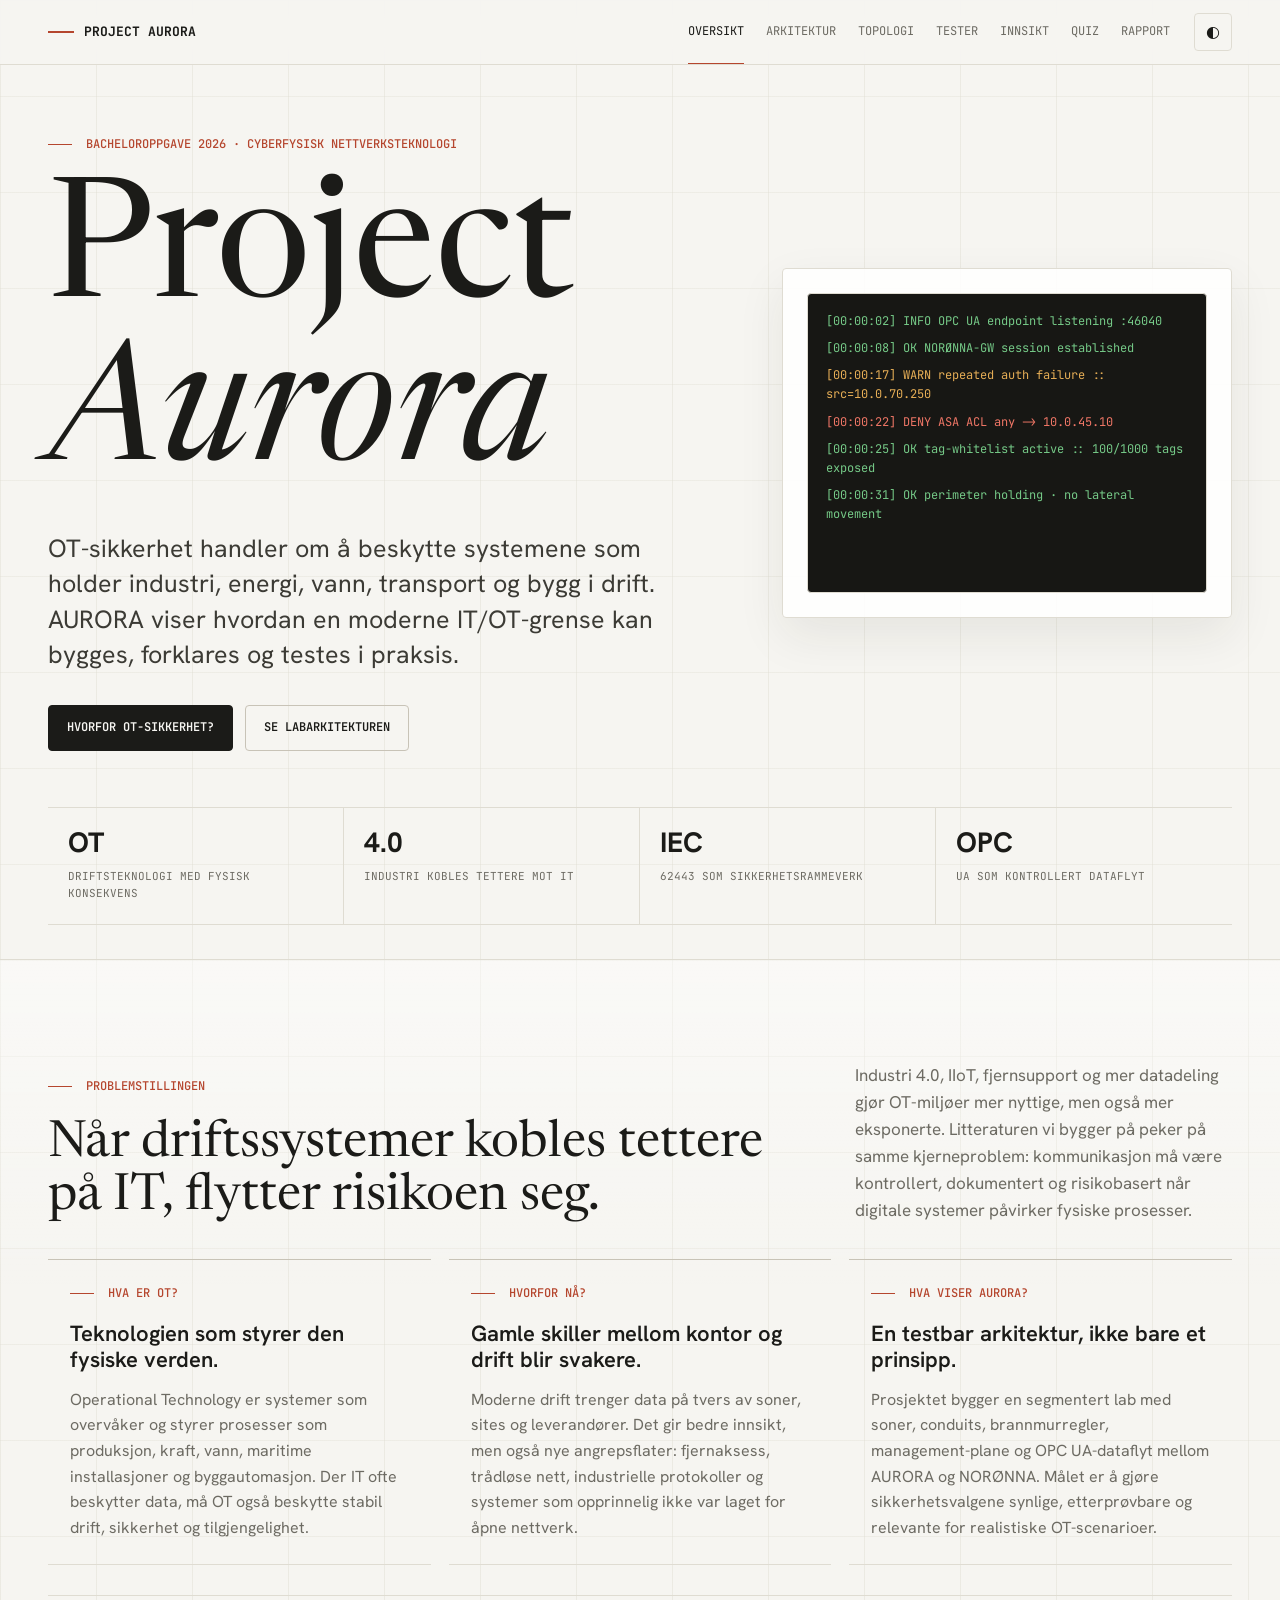
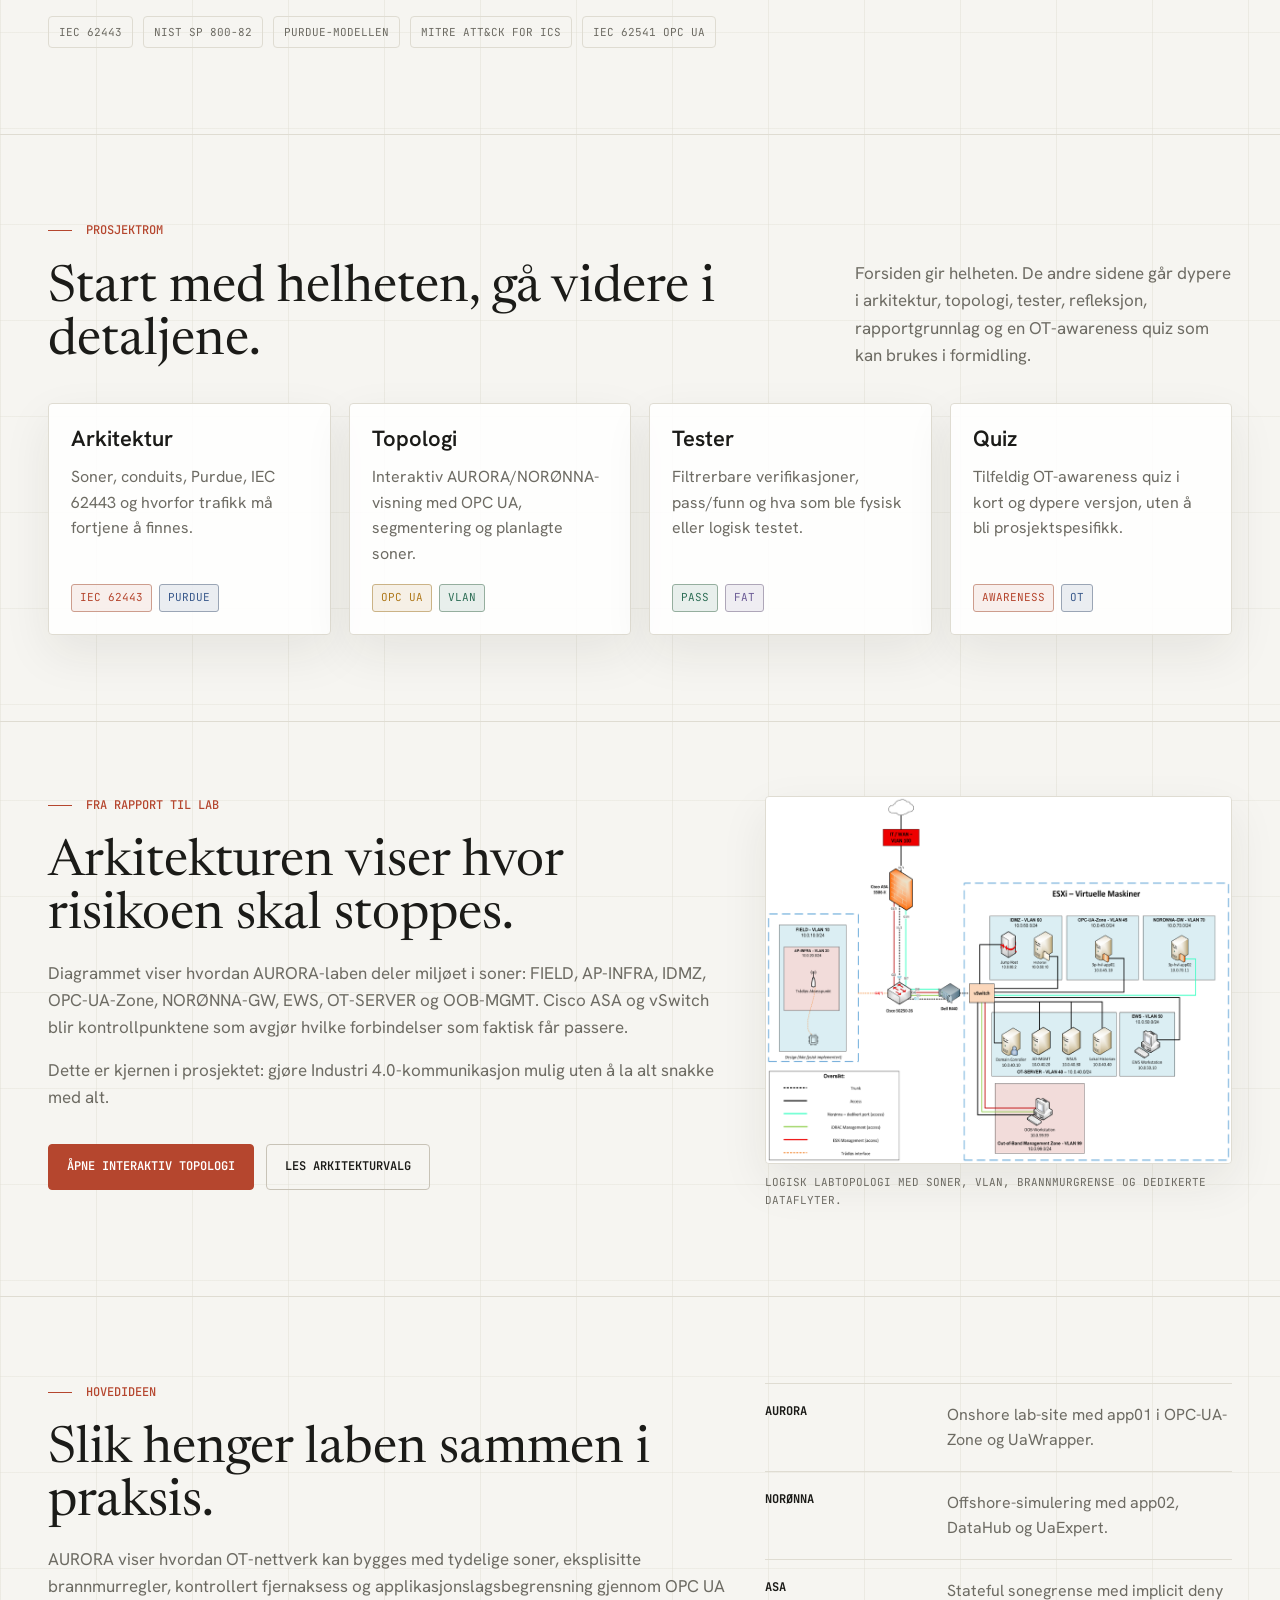
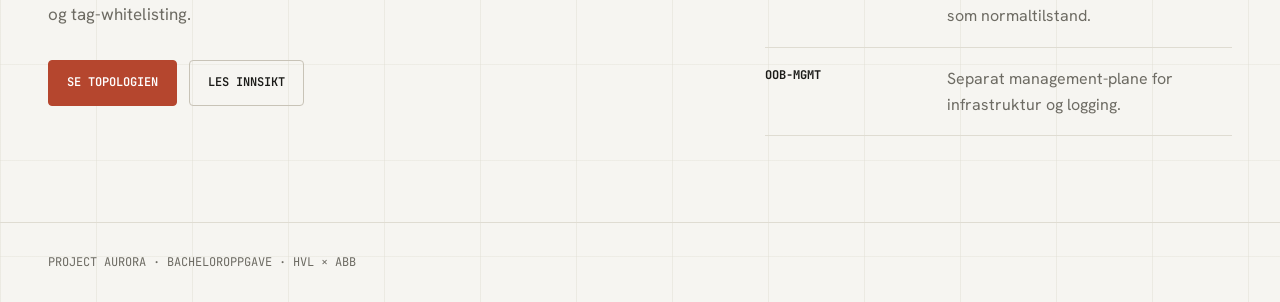
<file: index.html>
<!DOCTYPE html>
<html lang="no" data-theme="light">
<head>
  <meta charset="UTF-8">
  <meta name="viewport" content="width=device-width, initial-scale=1.0">
  <title>Project AURORA | OT-sikkerhet</title>
  <script>
    if (location.pathname.endsWith('/proj-aurora/')) location.replace('index.html' + location.search + location.hash);
    try { document.documentElement.dataset.theme = localStorage.getItem('aurora-theme') || 'light'; } catch (error) {}
  </script>
  <link rel="stylesheet" href="assets/editorial.css?v=20260620f">
</head>
<body>
  <header class="topbar">
    <nav class="shell nav" aria-label="Hovednavigasjon">
      <a class="nav-brand" href="index.html"><span class="brand-mark"></span>Project AURORA</a>
      <div class="nav-links" data-nav-links>
        <a href="index.html">Oversikt</a>
        <a href="arkitektur.html">Arkitektur</a>
        <a href="topologi.html">Topologi</a>
        <a href="tester.html">Tester</a>
        <a href="innsikt.html">Innsikt</a>
        <a href="quiz.html?v=20260620c">Quiz</a>
        <a href="rapport.html">Rapport</a>
      </div>
      <div class="nav-actions">
        <button class="icon-btn" type="button" data-theme-toggle aria-label="Bytt tema">◐</button>
        <button class="icon-btn menu-btn" type="button" data-menu-toggle aria-label="Meny" aria-expanded="false">☰</button>
      </div>
    </nav>
  </header>

  <main>
    <section class="hero">
      <div class="shell">
        <div class="hero-grid">
          <div class="hero-copy">
            <p class="kicker">Bacheloroppgave 2026 · Cyberfysisk nettverksteknologi</p>
            <h1>Project <span class="italic">Aurora</span></h1>
            <p class="lead">
              OT-sikkerhet handler om å beskytte systemene som holder industri, energi, vann,
              transport og bygg i drift. AURORA viser hvordan en moderne IT/OT-grense kan bygges,
              forklares og testes i praksis.
            </p>
            <div class="hero-actions">
              <a class="btn primary" href="#problemstilling">Hvorfor OT-sikkerhet?</a>
              <a class="btn" href="#labarkitektur">Se labarkitekturen</a>
            </div>
          </div>

          <aside class="hero-panel">
            <div class="terminal" aria-label="Simulert sikkerhetslogg">
              <span class="terminal-line">[00:00:02] INFO  OPC UA endpoint listening :46040</span>
              <span class="terminal-line">[00:00:08] OK    NORØNNA-GW session established</span>
              <span class="terminal-line warn">[00:00:17] WARN  repeated auth failure :: src=10.0.70.250</span>
              <span class="terminal-line deny">[00:00:22] DENY  ASA ACL any -> 10.0.45.10</span>
              <span class="terminal-line">[00:00:25] OK    tag-whitelist active :: 100/1000 tags exposed</span>
              <span class="terminal-line">[00:00:31] OK    perimeter holding · no lateral movement</span>
            </div>
          </aside>
        </div>

        <div class="metric-grid" aria-label="Prosjektnøkkeltall">
          <div class="metric"><strong>OT</strong><span>driftsteknologi med fysisk konsekvens</span></div>
          <div class="metric"><strong>4.0</strong><span>industri kobles tettere mot IT</span></div>
          <div class="metric"><strong>IEC</strong><span>62443 som sikkerhetsrammeverk</span></div>
          <div class="metric"><strong>OPC</strong><span>UA som kontrollert dataflyt</span></div>
        </div>
      </div>
    </section>

    <section class="section intro-story" id="problemstilling">
      <div class="shell section-head">
        <div>
          <p class="kicker">Problemstillingen</p>
          <h2 class="home-section-title">Når driftssystemer kobles tettere på IT, flytter risikoen seg.</h2>
        </div>
        <p class="section-text">
          Industri 4.0, IIoT, fjernsupport og mer datadeling gjør OT-miljøer mer nyttige, men også mer eksponerte.
          Litteraturen vi bygger på peker på samme kjerneproblem: kommunikasjon må være kontrollert, dokumentert
          og risikobasert når digitale systemer påvirker fysiske prosesser.
        </p>
      </div>

      <div class="shell story-grid">
        <article class="story-card">
          <p class="kicker">Hva er OT?</p>
          <h3>Teknologien som styrer den fysiske verden.</h3>
          <p>
            Operational Technology er systemer som overvåker og styrer prosesser som produksjon,
            kraft, vann, maritime installasjoner og byggautomasjon. Der IT ofte beskytter data,
            må OT også beskytte stabil drift, sikkerhet og tilgjengelighet.
          </p>
        </article>
        <article class="story-card">
          <p class="kicker">Hvorfor nå?</p>
          <h3>Gamle skiller mellom kontor og drift blir svakere.</h3>
          <p>
            Moderne drift trenger data på tvers av soner, sites og leverandører. Det gir bedre innsikt,
            men også nye angrepsflater: fjernaksess, trådløse nett, industrielle protokoller og systemer
            som opprinnelig ikke var laget for åpne nettverk.
          </p>
        </article>
        <article class="story-card">
          <p class="kicker">Hva viser AURORA?</p>
          <h3>En testbar arkitektur, ikke bare et prinsipp.</h3>
          <p>
            Prosjektet bygger en segmentert lab med soner, conduits, brannmurregler, management-plane
            og OPC UA-dataflyt mellom AURORA og NORØNNA. Målet er å gjøre sikkerhetsvalgene synlige,
            etterprøvbare og relevante for realistiske OT-scenarioer.
          </p>
        </article>
      </div>

      <div class="shell standards-row" aria-label="Faglig grunnlag">
        <span>IEC 62443</span>
        <span>NIST SP 800-82</span>
        <span>Purdue-modellen</span>
        <span>MITRE ATT&amp;CK for ICS</span>
        <span>IEC 62541 OPC UA</span>
      </div>
    </section>

    <section class="section">
      <div class="shell section-head">
        <div>
          <p class="kicker">Prosjektrom</p>
          <h2 class="home-section-title">Start med helheten, gå videre i detaljene.</h2>
        </div>
        <p class="section-text">
          Forsiden gir helheten. De andre sidene går dypere i arkitektur, topologi, tester,
          refleksjon, rapportgrunnlag og en OT-awareness quiz som kan brukes i formidling.
        </p>
      </div>

      <div class="shell grid four">
        <a class="card card-link" href="arkitektur.html">
          <div>
            <h3>Arkitektur</h3>
            <p>Soner, conduits, Purdue, IEC 62443 og hvorfor trafikk må fortjene å finnes.</p>
          </div>
          <div class="tag-row"><span class="tag accent">IEC 62443</span><span class="tag blue">Purdue</span></div>
        </a>
        <a class="card card-link" href="topologi.html">
          <div>
            <h3>Topologi</h3>
            <p>Interaktiv AURORA/NORØNNA-visning med OPC UA, segmentering og planlagte soner.</p>
          </div>
          <div class="tag-row"><span class="tag amber">OPC UA</span><span class="tag green">VLAN</span></div>
        </a>
        <a class="card card-link" href="tester.html">
          <div>
            <h3>Tester</h3>
            <p>Filtrerbare verifikasjoner, pass/funn og hva som ble fysisk eller logisk testet.</p>
          </div>
          <div class="tag-row"><span class="tag green">Pass</span><span class="tag violet">FAT</span></div>
        </a>
        <a class="card card-link" href="quiz.html?v=20260620c">
          <div>
            <h3>Quiz</h3>
            <p>Tilfeldig OT-awareness quiz i kort og dypere versjon, uten å bli prosjektspesifikk.</p>
          </div>
          <div class="tag-row"><span class="tag accent">Awareness</span><span class="tag blue">OT</span></div>
        </a>
      </div>
    </section>

    <section class="section lab-section" id="labarkitektur">
      <div class="shell split-band lab-feature">
        <div>
          <p class="kicker">Fra rapport til lab</p>
          <h2 class="home-section-title">Arkitekturen viser hvor risikoen skal stoppes.</h2>
          <p class="section-text">
            Diagrammet viser hvordan AURORA-laben deler miljøet i soner: FIELD, AP-INFRA,
            IDMZ, OPC-UA-Zone, NORØNNA-GW, EWS, OT-SERVER og OOB-MGMT. Cisco ASA og vSwitch
            blir kontrollpunktene som avgjør hvilke forbindelser som faktisk får passere.
          </p>
          <p class="section-text">
            Dette er kjernen i prosjektet: gjøre Industri 4.0-kommunikasjon mulig uten å la
            alt snakke med alt.
          </p>
          <div class="section-actions">
            <a class="btn accent" href="topologi.html">Åpne interaktiv topologi</a>
            <a class="btn" href="arkitektur.html">Les arkitekturvalg</a>
          </div>
        </div>

        <figure class="topology-figure">
          <img src="assets/aurora-lab-topology.png" alt="Nettverksdiagram for AURORA-laben med VLAN-soner, Cisco ASA, ESXi, virtuelle maskiner og NORØNNA-GW">
          <figcaption>Logisk labtopologi med soner, VLAN, brannmurgrense og dedikerte dataflyter.</figcaption>
        </figure>
      </div>
    </section>

    <section class="section">
      <div class="shell split-band">
        <div>
          <p class="kicker">Hovedideen</p>
          <h2 class="home-section-title">Slik henger laben sammen i praksis.</h2>
          <p class="section-text">
            AURORA viser hvordan OT-nettverk kan bygges med tydelige soner, eksplisitte brannmurregler,
            kontrollert fjernaksess og applikasjonslagsbegrensning gjennom OPC UA og tag-whitelisting.
          </p>
          <div class="section-actions">
            <a class="btn accent" href="topologi.html">Se topologien</a>
            <a class="btn" href="innsikt.html">Les innsikt</a>
          </div>
        </div>

        <div class="data-rail">
          <div class="rail-row"><strong>AURORA</strong><span>Onshore lab-site med app01 i OPC-UA-Zone og UaWrapper.</span></div>
          <div class="rail-row"><strong>NORØNNA</strong><span>Offshore-simulering med app02, DataHub og UaExpert.</span></div>
          <div class="rail-row"><strong>ASA</strong><span>Stateful sonegrense med implicit deny som normaltilstand.</span></div>
          <div class="rail-row"><strong>OOB-MGMT</strong><span>Separat management-plane for infrastruktur og logging.</span></div>
        </div>
      </div>
    </section>
  </main>

  <footer class="site-footer">
    <div class="shell">Project AURORA · Bacheloroppgave · HVL × ABB</div>
  </footer>
  <script src="assets/editorial.js?v=20260620c"></script>
</body>
</html>
</file>
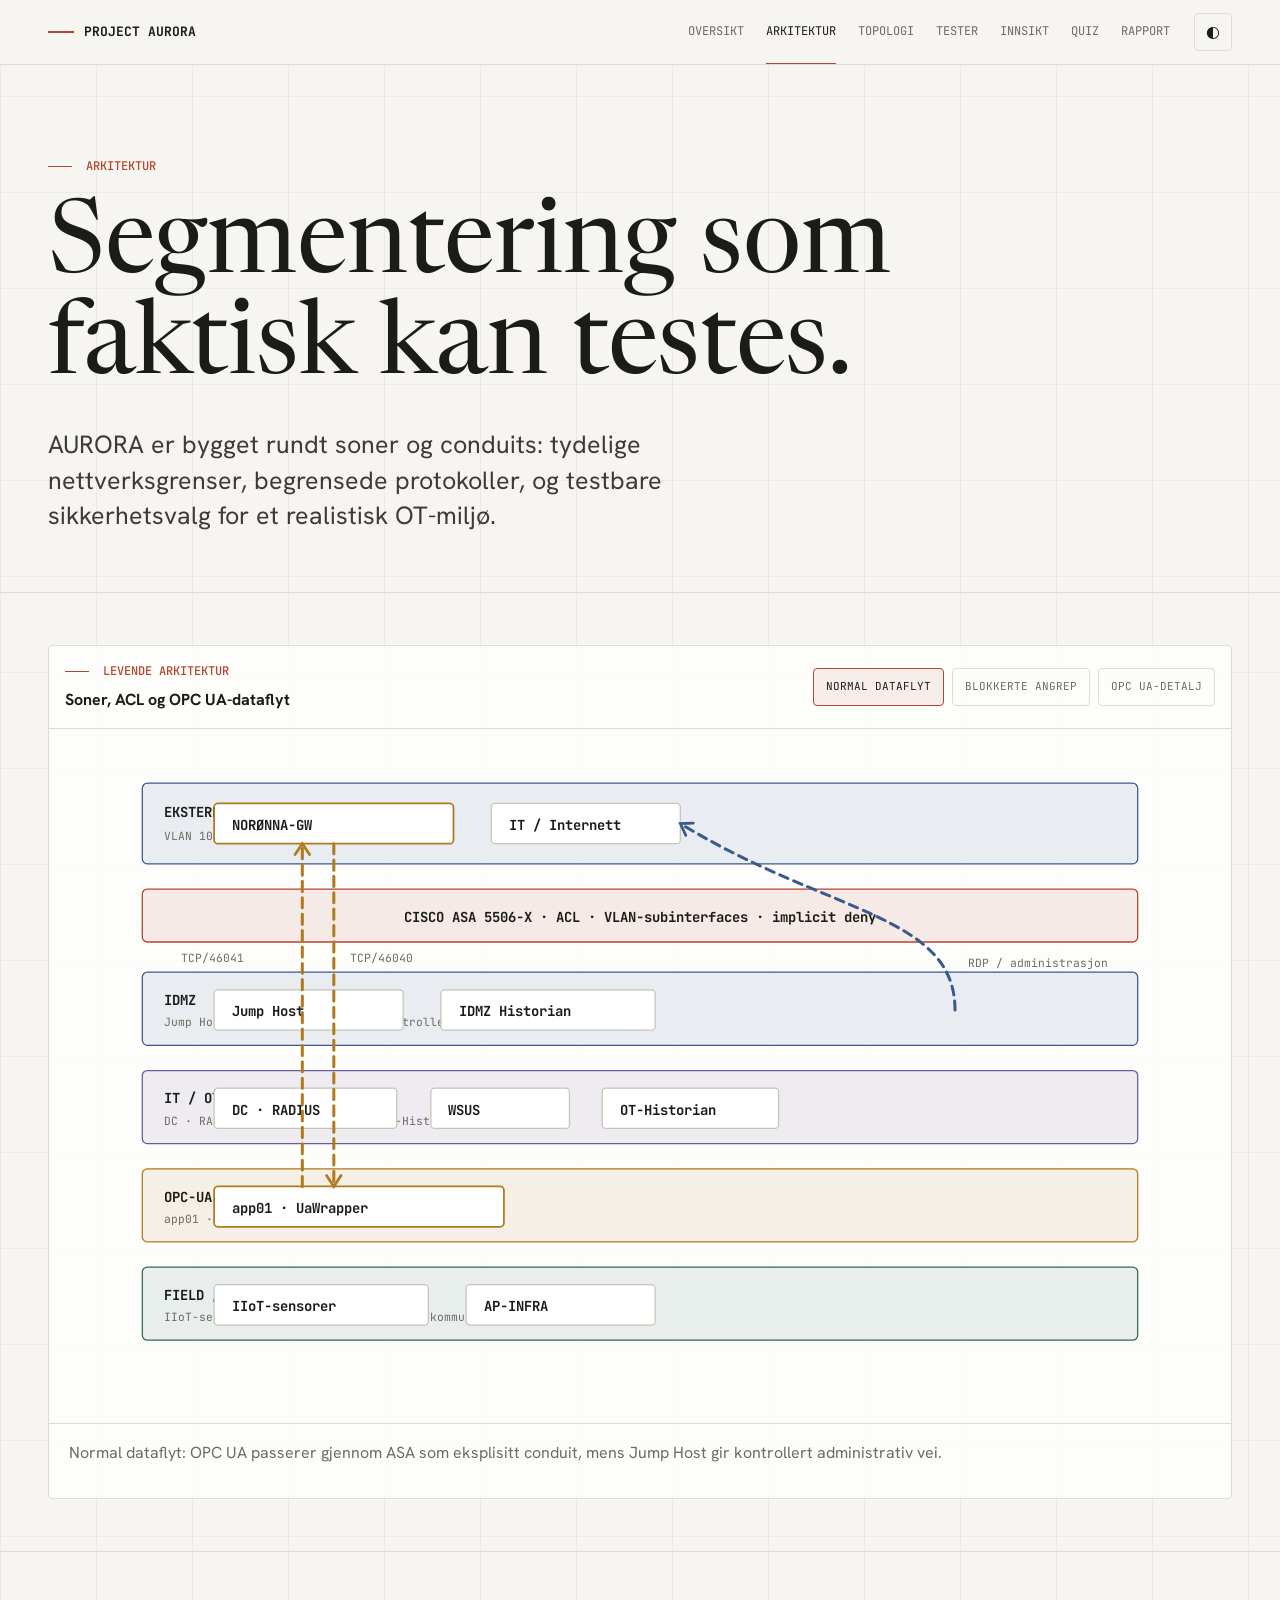
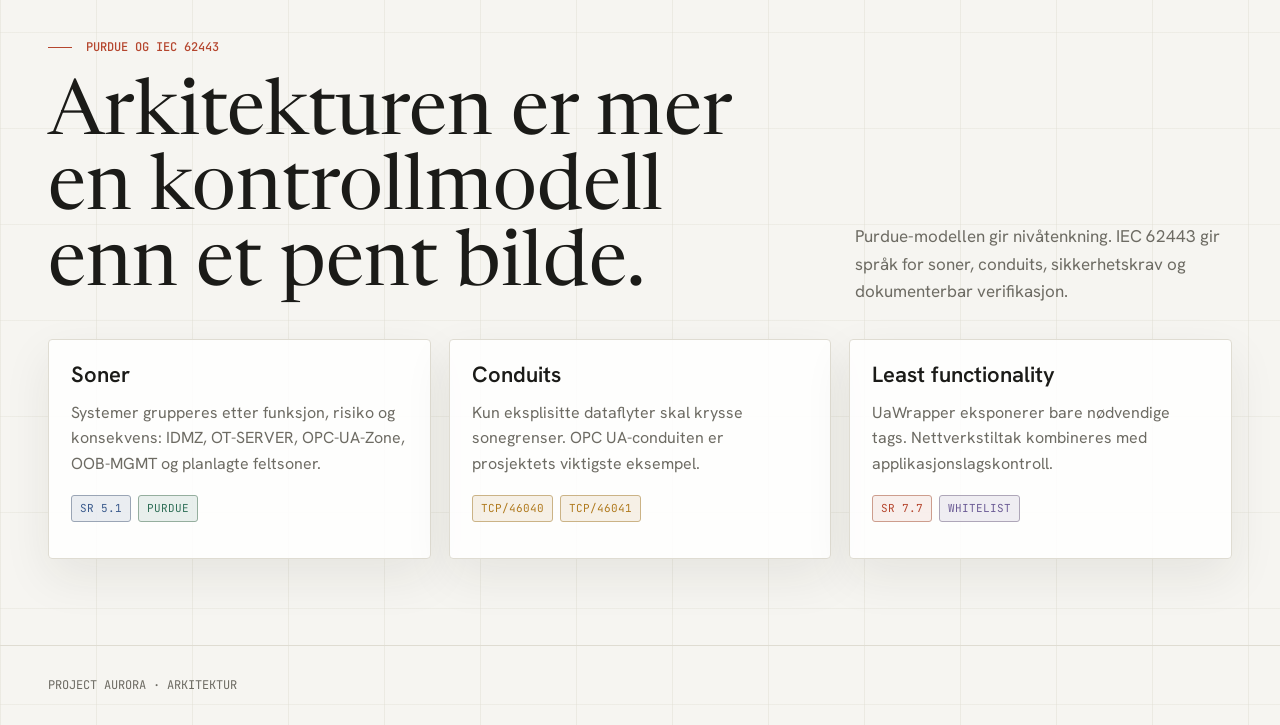
<file: arkitektur.html>
<!DOCTYPE html>
<html lang="no" data-theme="light">
<head>
  <meta charset="UTF-8">
  <meta name="viewport" content="width=device-width, initial-scale=1.0">
  <title>Arkitektur | Project AURORA</title>
  <script>try { document.documentElement.dataset.theme = localStorage.getItem('aurora-theme') || 'light'; } catch (error) {}</script>
  <link rel="stylesheet" href="assets/editorial.css?v=20260620f">
</head>
<body>
  <header class="topbar">
    <nav class="shell nav" aria-label="Hovednavigasjon">
      <a class="nav-brand" href="index.html"><span class="brand-mark"></span>Project AURORA</a>
      <div class="nav-links" data-nav-links>
        <a href="index.html">Oversikt</a>
        <a href="arkitektur.html">Arkitektur</a>
        <a href="topologi.html">Topologi</a>
        <a href="tester.html">Tester</a>
        <a href="innsikt.html">Innsikt</a>
        <a href="quiz.html?v=20260620c">Quiz</a>
        <a href="rapport.html">Rapport</a>
      </div>
      <div class="nav-actions">
        <button class="icon-btn" type="button" data-theme-toggle aria-label="Bytt tema">◐</button>
        <button class="icon-btn menu-btn" type="button" data-menu-toggle aria-label="Meny" aria-expanded="false">☰</button>
      </div>
    </nav>
  </header>

  <main>
    <header class="page-hero">
      <div class="shell">
        <p class="kicker">Arkitektur</p>
        <h1>Segmentering som faktisk kan testes.</h1>
        <p class="lead">
          AURORA er bygget rundt soner og conduits: tydelige nettverksgrenser, begrensede protokoller,
          og testbare sikkerhetsvalg for et realistisk OT-miljø.
        </p>
      </div>
    </header>

    <section class="section compact">
      <div class="shell diagram-shell" data-architecture data-arch-mode="normal">
        <div class="diagram-toolbar">
          <div>
            <p class="kicker" style="margin-bottom: 6px;">Levende arkitektur</p>
            <strong>Soner, ACL og OPC UA-dataflyt</strong>
          </div>
          <div class="mode-group" role="group" aria-label="Velg arkitekturmodus">
            <button class="chip is-active" type="button" data-arch-mode="normal" aria-pressed="true">Normal dataflyt</button>
            <button class="chip" type="button" data-arch-mode="attack" aria-pressed="false">Blokkerte angrep</button>
            <button class="chip" type="button" data-arch-mode="opc" aria-pressed="false">OPC UA-detalj</button>
          </div>
        </div>

        <div class="diagram-stage">
          <svg class="architecture-svg" viewBox="0 0 900 500" role="img" aria-labelledby="arch-title arch-desc" xmlns="http://www.w3.org/2000/svg">
            <title id="arch-title">Project AURORA arkitekturdiagram</title>
            <desc id="arch-desc">Sonebasert OT-arkitektur med Cisco ASA, IDMZ, OPC-UA-Zone og feltsoner.</desc>
            <defs>
              <marker id="arrow-amber" viewBox="0 0 10 10" refX="8" refY="5" markerWidth="6" markerHeight="6" orient="auto-start-reverse">
                <path d="M2 1L8 5L2 9" fill="none" stroke="var(--amber)" stroke-width="1.5" stroke-linecap="round"/>
              </marker>
              <marker id="arrow-blue" viewBox="0 0 10 10" refX="8" refY="5" markerWidth="6" markerHeight="6" orient="auto-start-reverse">
                <path d="M2 1L8 5L2 9" fill="none" stroke="var(--blue)" stroke-width="1.5" stroke-linecap="round"/>
              </marker>
              <marker id="arrow-accent" viewBox="0 0 10 10" refX="8" refY="5" markerWidth="6" markerHeight="6" orient="auto-start-reverse">
                <path d="M2 1L8 5L2 9" fill="none" stroke="var(--accent)" stroke-width="1.5" stroke-linecap="round"/>
              </marker>
            </defs>

            <rect class="svg-zone blue arch-secondary" x="55" y="24" width="790" height="64" rx="4"/>
            <text class="svg-label" x="72" y="51">EKSTERN · WAN</text>
            <text class="svg-meta" x="72" y="69">VLAN 100 · NORØNNA-GW · IT/Internett</text>

            <rect class="svg-zone accent" x="55" y="108" width="790" height="42" rx="4"/>
            <text class="svg-label" x="450" y="134" text-anchor="middle">CISCO ASA 5506-X · ACL · VLAN-subinterfaces · implicit deny</text>

            <rect class="svg-zone blue arch-secondary" x="55" y="174" width="790" height="58" rx="4"/>
            <text class="svg-label" x="72" y="200">IDMZ</text>
            <text class="svg-meta" x="72" y="217">Jump Host · brokerfunksjoner · kontrollert overgang</text>

            <rect class="svg-zone violet arch-secondary" x="55" y="252" width="790" height="58" rx="4"/>
            <text class="svg-label" x="72" y="278">IT / OT-SERVER</text>
            <text class="svg-meta" x="72" y="295">DC · RADIUS · AD-MGMT · WSUS · OT-Historian</text>

            <rect class="svg-zone amber arch-normal" x="55" y="330" width="790" height="58" rx="4"/>
            <text class="svg-label" x="72" y="356">OPC-UA-ZONE</text>
            <text class="svg-meta" x="72" y="373">app01 · UaWrapper · OPC UA-server :46040</text>

            <rect class="svg-zone green arch-secondary" x="55" y="408" width="790" height="58" rx="4"/>
            <text class="svg-label" x="72" y="434">FIELD / AP-INFRA</text>
            <text class="svg-meta" x="72" y="451">IIoT-sensorer · 802.1X · planlagt feltkommunikasjon</text>

            <rect class="svg-node key arch-normal" x="112" y="40" width="190" height="32" rx="3"/>
            <text class="svg-label" x="126" y="61">NORØNNA-GW</text>
            <rect class="svg-node arch-secondary" x="332" y="40" width="150" height="32" rx="3"/>
            <text class="svg-label" x="346" y="61">IT / Internett</text>
            <rect class="svg-node arch-secondary" x="112" y="188" width="150" height="32" rx="3"/>
            <text class="svg-label" x="126" y="209">Jump Host</text>
            <rect class="svg-node arch-secondary" x="292" y="188" width="170" height="32" rx="3"/>
            <text class="svg-label" x="306" y="209">IDMZ Historian</text>
            <rect class="svg-node arch-secondary" x="112" y="266" width="145" height="32" rx="3"/>
            <text class="svg-label" x="126" y="287">DC · RADIUS</text>
            <rect class="svg-node arch-secondary" x="284" y="266" width="110" height="32" rx="3"/>
            <text class="svg-label" x="298" y="287">WSUS</text>
            <rect class="svg-node arch-secondary" x="420" y="266" width="140" height="32" rx="3"/>
            <text class="svg-label" x="434" y="287">OT-Historian</text>
            <rect class="svg-node key arch-normal" x="112" y="344" width="230" height="32" rx="3"/>
            <text class="svg-label" x="126" y="365">app01 · UaWrapper</text>
            <rect class="svg-node arch-secondary" x="112" y="422" width="170" height="32" rx="3"/>
            <text class="svg-label" x="126" y="443">IIoT-sensorer</text>
            <rect class="svg-node arch-secondary" x="312" y="422" width="150" height="32" rx="3"/>
            <text class="svg-label" x="326" y="443">AP-INFRA</text>

            <path class="svg-line opc arch-normal" d="M207 72 C207 120 207 210 207 344" marker-end="url(#arrow-amber)"/>
            <text class="svg-meta arch-normal" x="220" y="166">TCP/46040</text>
            <path class="svg-line opc arch-normal arch-opc" d="M182 344 C182 278 182 132 182 72" marker-end="url(#arrow-amber)"/>
            <text class="svg-meta arch-opc" x="86" y="166">TCP/46041</text>
            <path class="svg-line admin arch-secondary" d="M700 204 C700 128 600 128 482 56" marker-end="url(#arrow-blue)"/>
            <text class="svg-meta arch-secondary" x="710" y="170">RDP / administrasjon</text>

            <path class="svg-line attack arch-attack" d="M650 56 C650 86 650 102 650 108" marker-end="url(#arrow-accent)"/>
            <circle class="arch-attack" cx="650" cy="129" r="13" fill="var(--surface)" stroke="var(--accent)" stroke-width="2"/>
            <text class="svg-label arch-attack" x="650" y="134" text-anchor="middle" fill="var(--accent)">X</text>
            <text class="svg-meta arch-attack" x="668" y="134">DENY · implicit</text>
            <path class="svg-line attack arch-attack" d="M760 206 C760 255 760 296 760 346"/>
            <text class="svg-meta arch-attack" x="770" y="278">lateral bevegelse blokkert</text>
          </svg>
        </div>
        <p class="diagram-caption" data-arch-caption>
          Normal dataflyt: OPC UA passerer gjennom ASA som eksplisitt conduit, mens Jump Host gir kontrollert administrativ vei.
        </p>
      </div>
    </section>

    <section class="section">
      <div class="shell section-head">
        <div>
          <p class="kicker">Purdue og IEC 62443</p>
          <h2>Arkitekturen er mer en kontrollmodell enn et pent bilde.</h2>
        </div>
        <p class="section-text">
          Purdue-modellen gir nivåtenkning. IEC 62443 gir språk for soner, conduits, sikkerhetskrav og dokumenterbar verifikasjon.
        </p>
      </div>
      <div class="shell grid three">
        <article class="card">
          <h3>Soner</h3>
          <p>Systemer grupperes etter funksjon, risiko og konsekvens: IDMZ, OT-SERVER, OPC-UA-Zone, OOB-MGMT og planlagte feltsoner.</p>
          <div class="tag-row"><span class="tag blue">SR 5.1</span><span class="tag green">Purdue</span></div>
        </article>
        <article class="card">
          <h3>Conduits</h3>
          <p>Kun eksplisitte dataflyter skal krysse sonegrenser. OPC UA-conduiten er prosjektets viktigste eksempel.</p>
          <div class="tag-row"><span class="tag amber">TCP/46040</span><span class="tag amber">TCP/46041</span></div>
        </article>
        <article class="card">
          <h3>Least functionality</h3>
          <p>UaWrapper eksponerer bare nødvendige tags. Nettverkstiltak kombineres med applikasjonslagskontroll.</p>
          <div class="tag-row"><span class="tag accent">SR 7.7</span><span class="tag violet">whitelist</span></div>
        </article>
      </div>
    </section>
  </main>

  <footer class="site-footer">
    <div class="shell">Project AURORA · Arkitektur</div>
  </footer>
  <script src="assets/editorial.js?v=20260620c"></script>
</body>
</html>
</file>
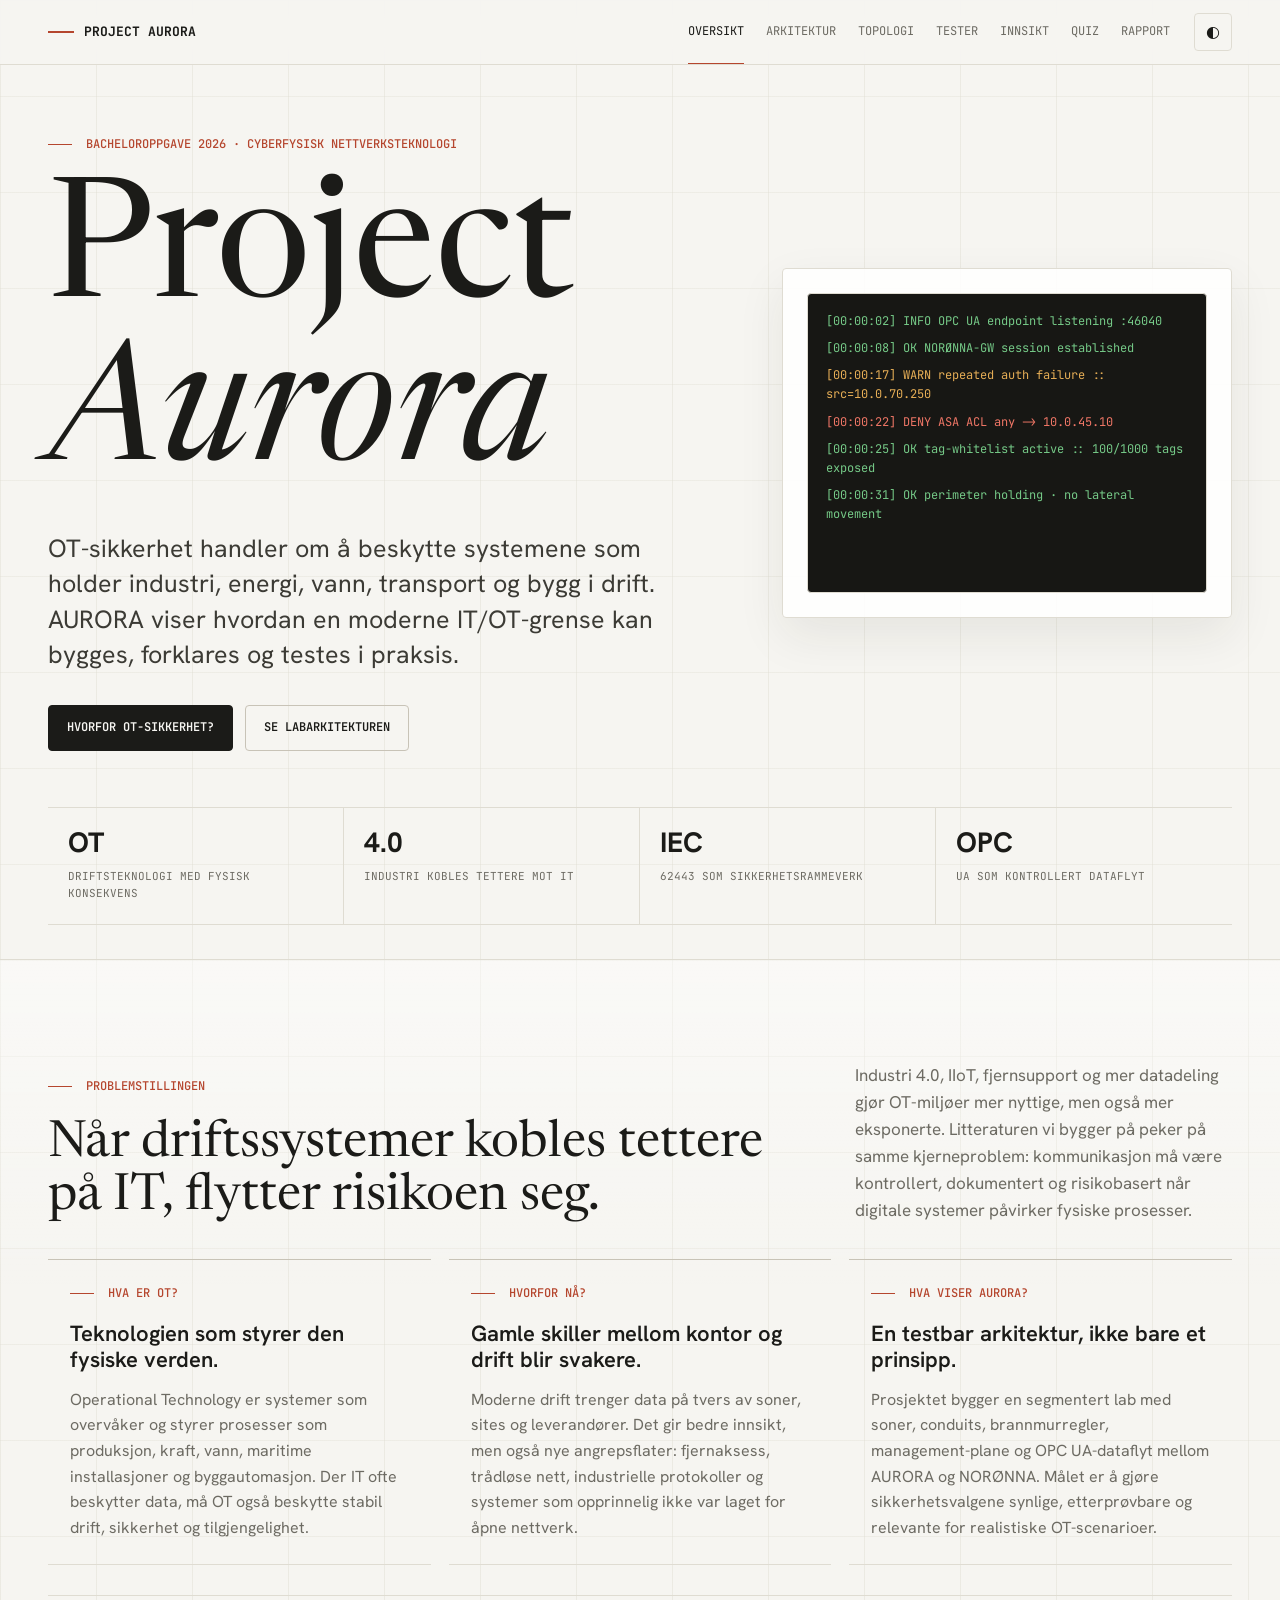
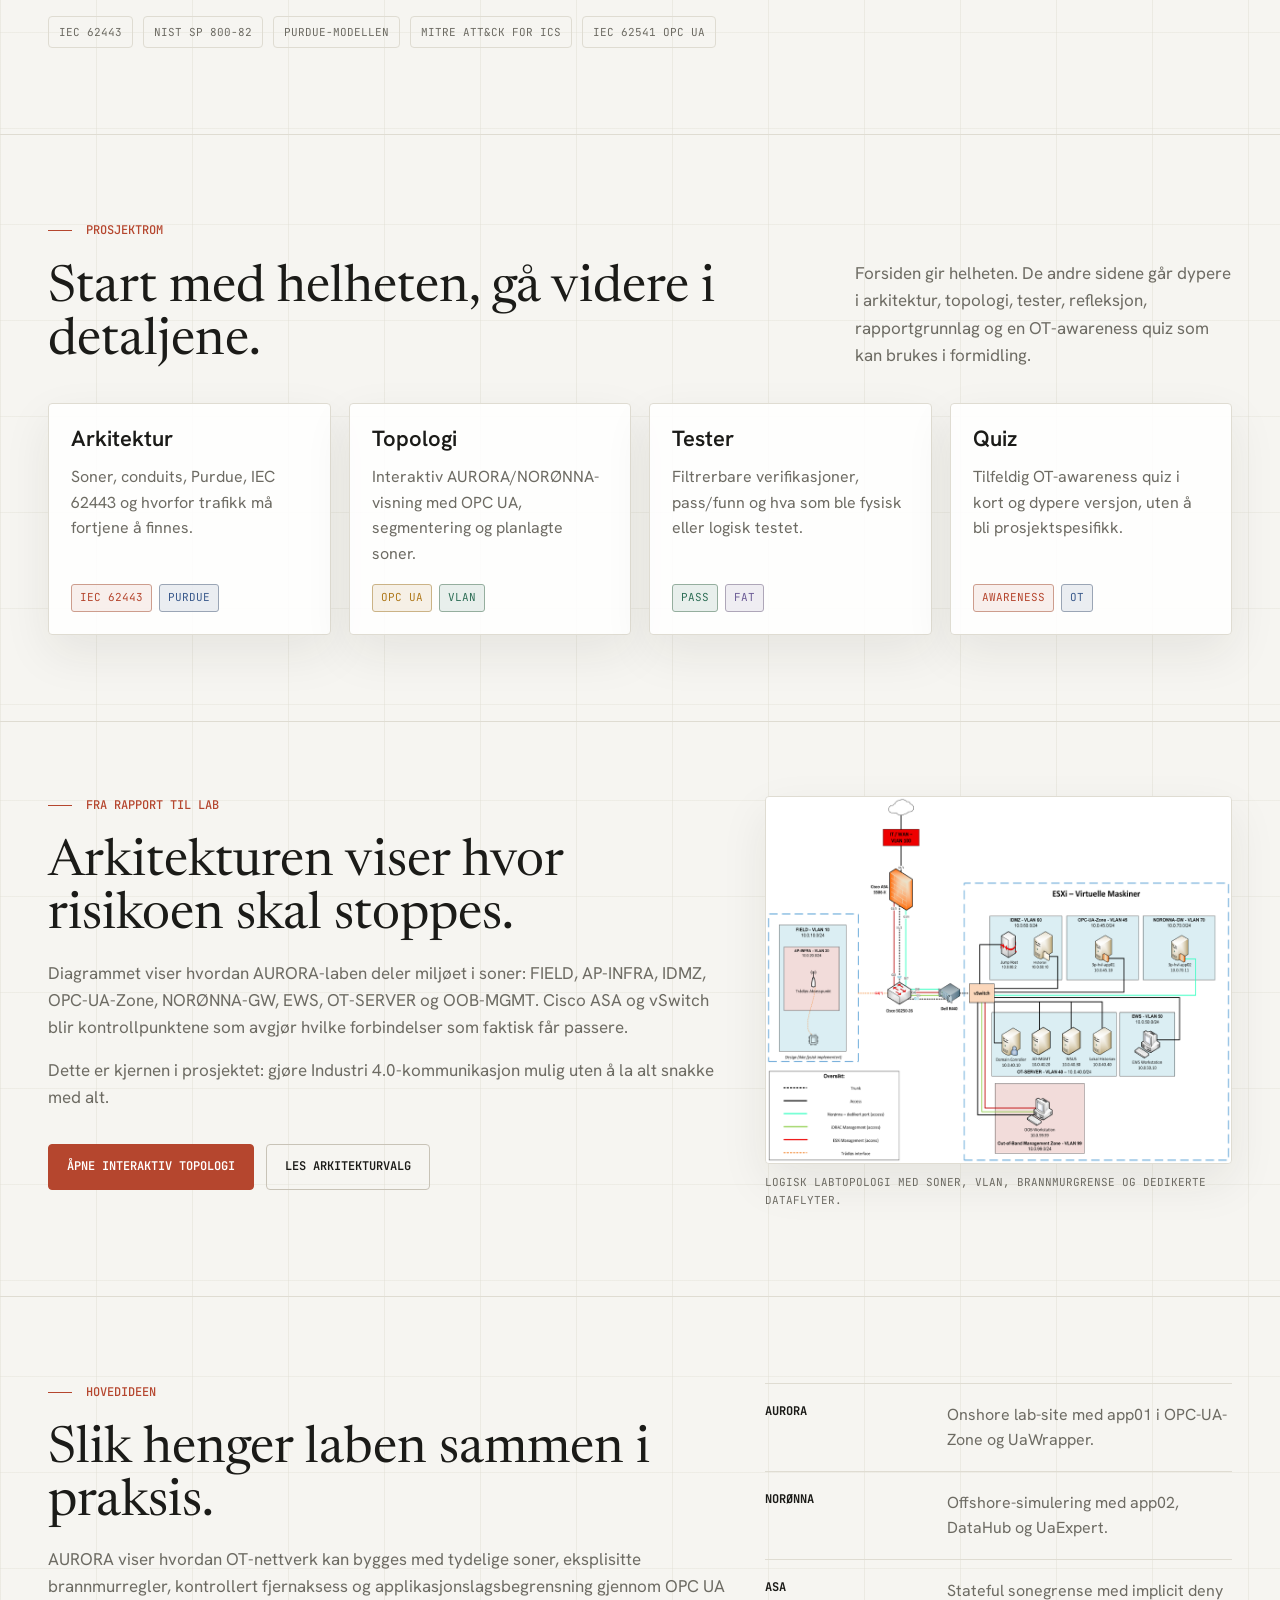
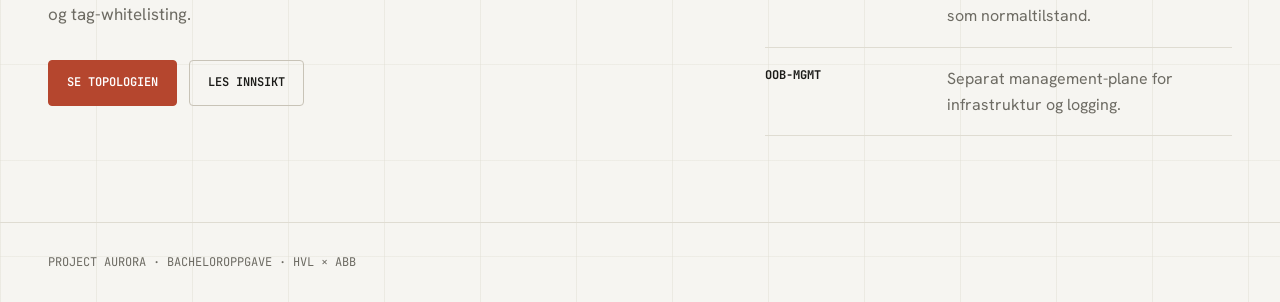
<file: aurora-expo.html>
<!DOCTYPE html>
<html lang="no" data-theme="light">
<head>
  <meta charset="UTF-8">
  <meta name="viewport" content="width=device-width, initial-scale=1.0">
  <meta http-equiv="refresh" content="0; url=index.html?v=20260620c">
  <link rel="canonical" href="index.html">
  <title>Sender videre | Project AURORA</title>
  <script>
    try { document.documentElement.dataset.theme = localStorage.getItem('aurora-theme') || 'light'; } catch (error) {}
    location.replace('index.html?v=20260620c');
  </script>
  <link rel="stylesheet" href="assets/editorial.css?v=20260620f">
</head>
<body>
  <main class="page-hero">
    <div class="shell">
      <p class="kicker">Project AURORA</p>
      <h1>Expo-siden er flyttet.</h1>
      <p class="lead">Den gamle inngangen peker nå til den nye flersidige forsiden.</p>
      <div class="hero-actions">
        <a class="btn primary" href="index.html?v=20260620c">Gå til ny forside</a>
        <a class="btn" href="quiz.html?v=20260620c">Åpne ny quiz</a>
      </div>
    </div>
  </main>
</body>
</html>
</file>
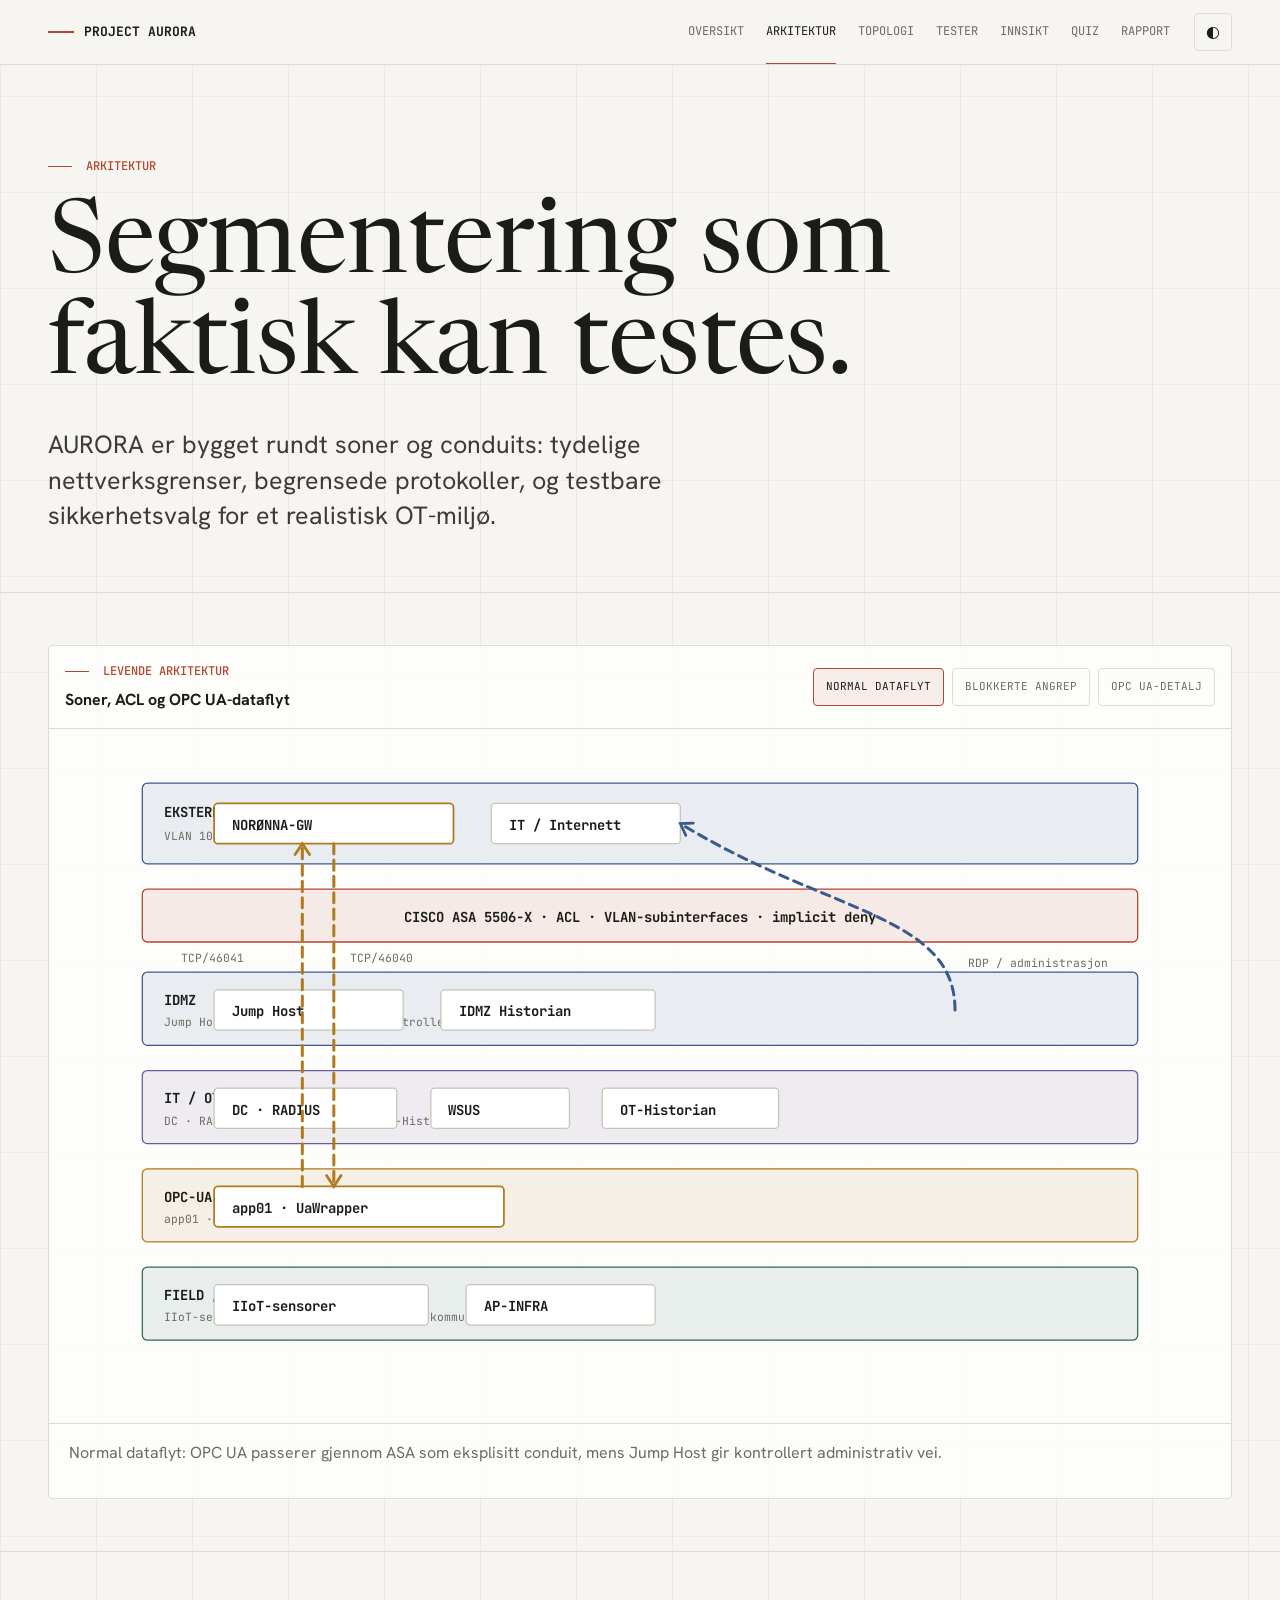
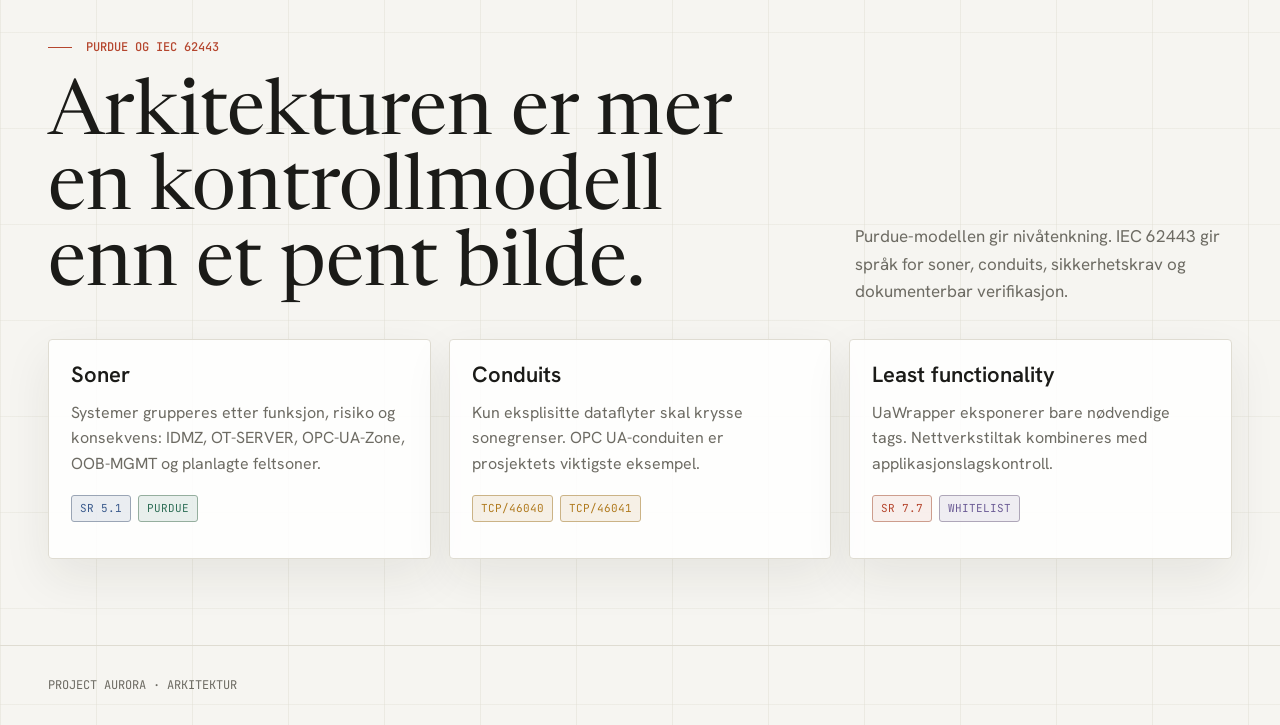
<file: aurora-purdue.html>
<!DOCTYPE html>
<html lang="no">
<head>
  <meta charset="UTF-8">
  <meta name="viewport" content="width=device-width, initial-scale=1.0">
  <meta http-equiv="refresh" content="0; url=arkitektur.html">
  <link rel="canonical" href="arkitektur.html">
  <title>Sender videre | Project AURORA</title>
  <script>location.replace("arkitektur.html");</script>
  <link rel="stylesheet" href="assets/aurora.css?v=20260620a">
</head>
<body>
  <main class="section">
    <div class="shell">
      <div class="eyebrow">Project AURORA</div>
      <h1 class="section-title">Purdue-siden er flyttet</h1>
      <p class="section-text">Denne gamle detaljsiden peker nå til arkitektursiden.</p>
      <div class="section-actions">
        <a class="btn primary" href="arkitektur.html">Gå til Arkitektur</a>
      </div>
    </div>
  </main>
</body>
</html>
</file>
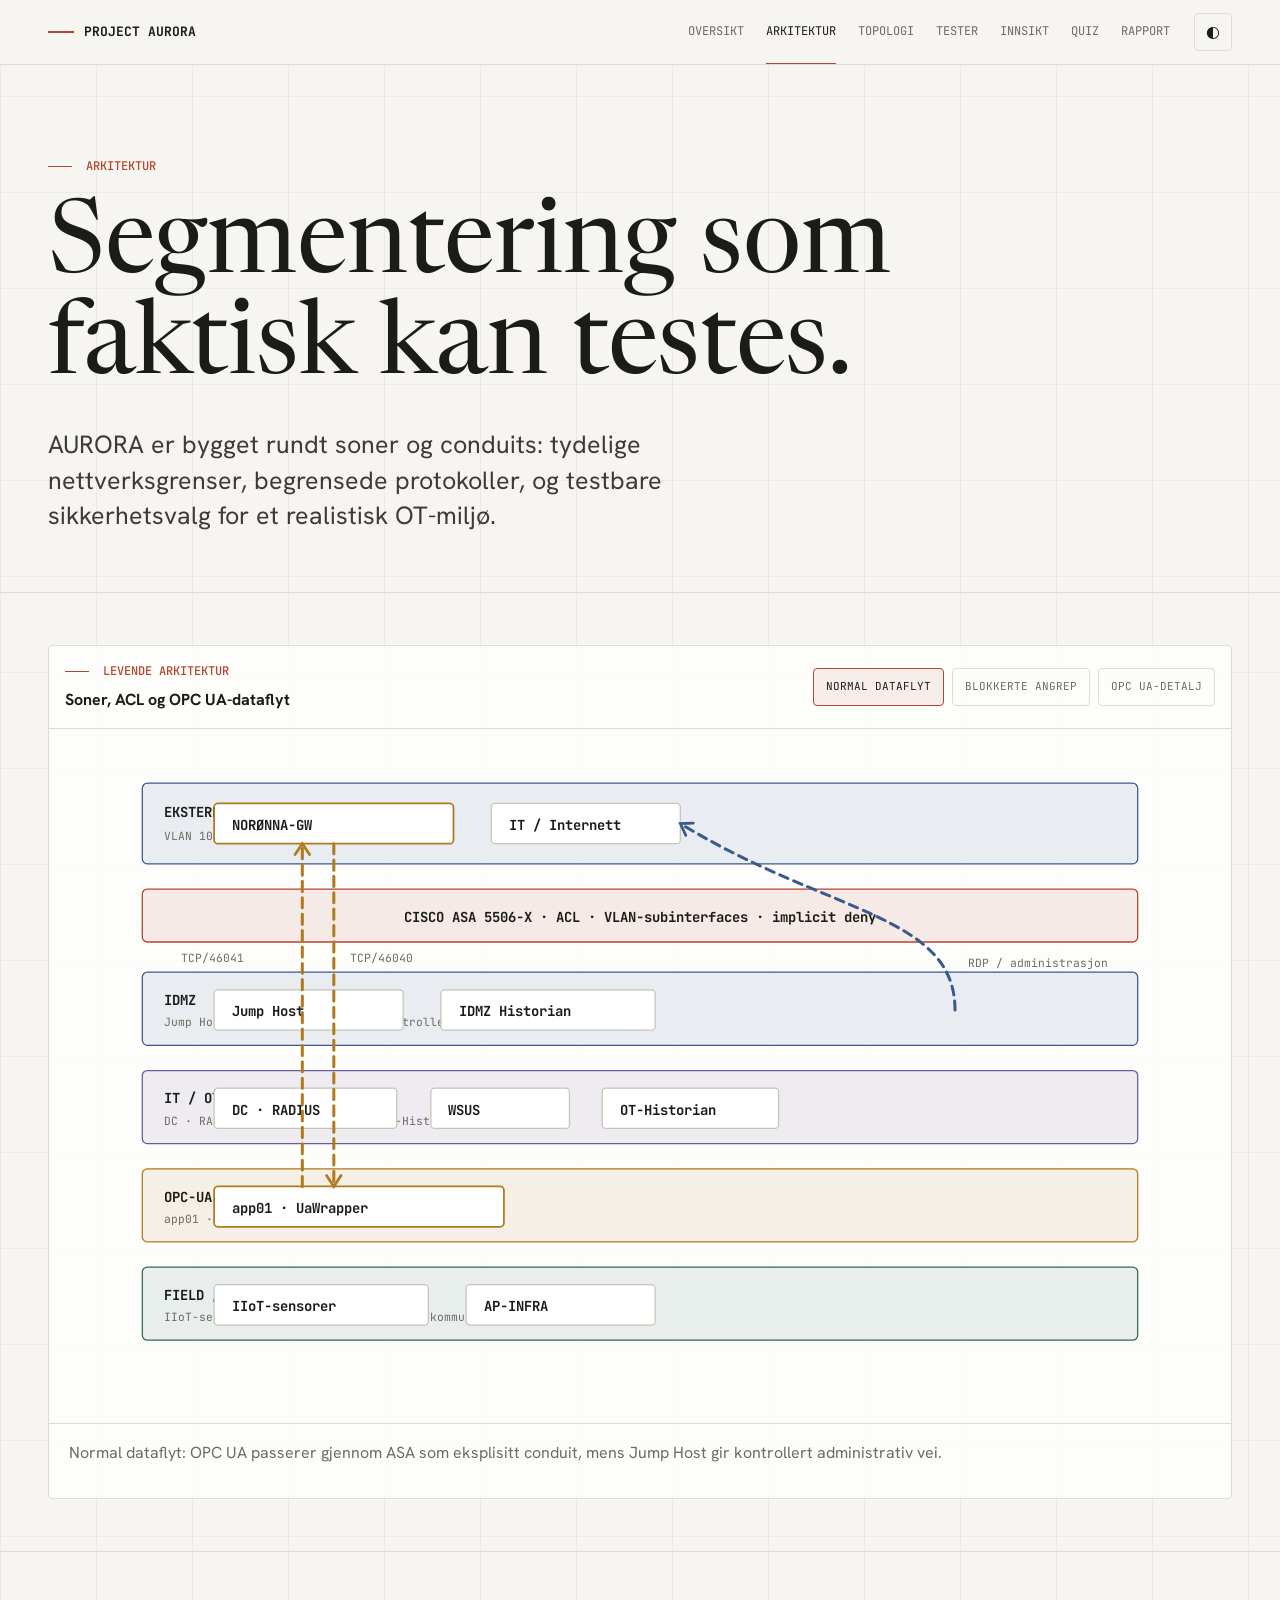
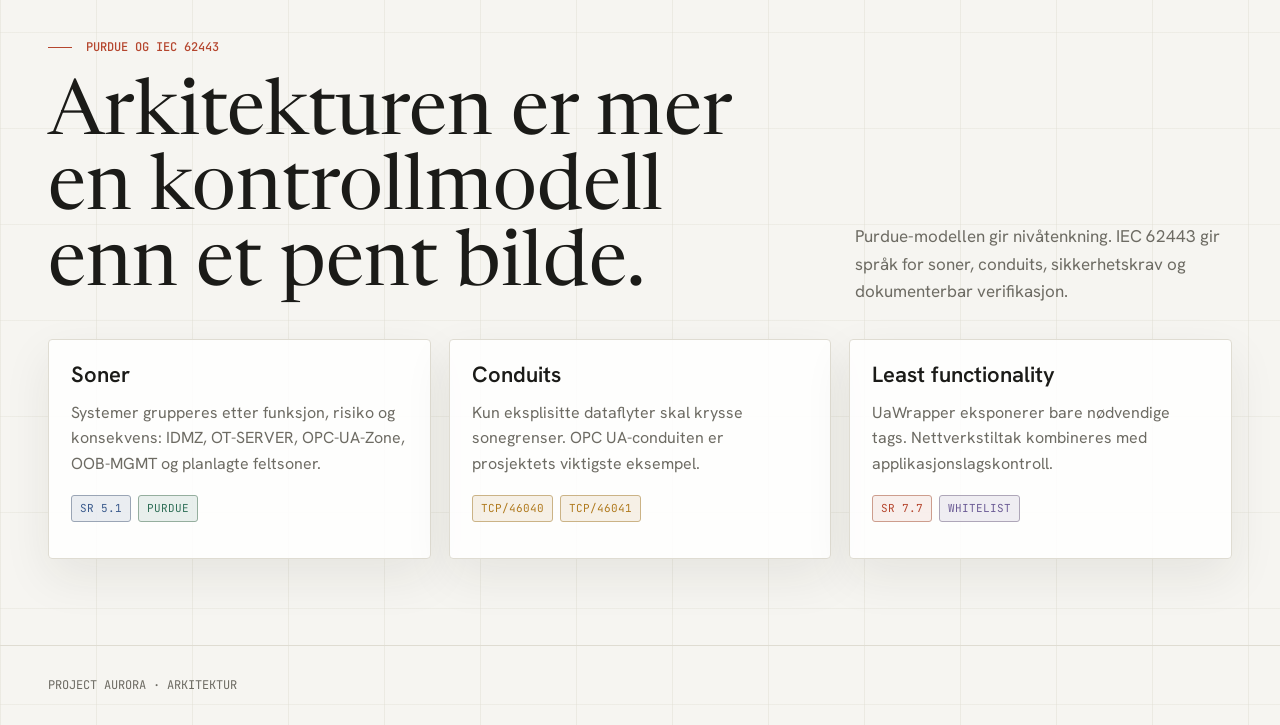
<file: aurora-zones-conduits.html>
<!DOCTYPE html>
<html lang="no">
<head>
  <meta charset="UTF-8">
  <meta name="viewport" content="width=device-width, initial-scale=1.0">
  <meta http-equiv="refresh" content="0; url=arkitektur.html">
  <link rel="canonical" href="arkitektur.html">
  <title>Sender videre | Project AURORA</title>
  <script>location.replace("arkitektur.html");</script>
  <link rel="stylesheet" href="assets/aurora.css?v=20260620a">
</head>
<body>
  <main class="section">
    <div class="shell">
      <div class="eyebrow">Project AURORA</div>
      <h1 class="section-title">Zones & conduits er flyttet</h1>
      <p class="section-text">Denne gamle detaljsiden peker nå til arkitektursiden.</p>
      <div class="section-actions">
        <a class="btn primary" href="arkitektur.html">Gå til Arkitektur</a>
      </div>
    </div>
  </main>
</body>
</html>
</file>
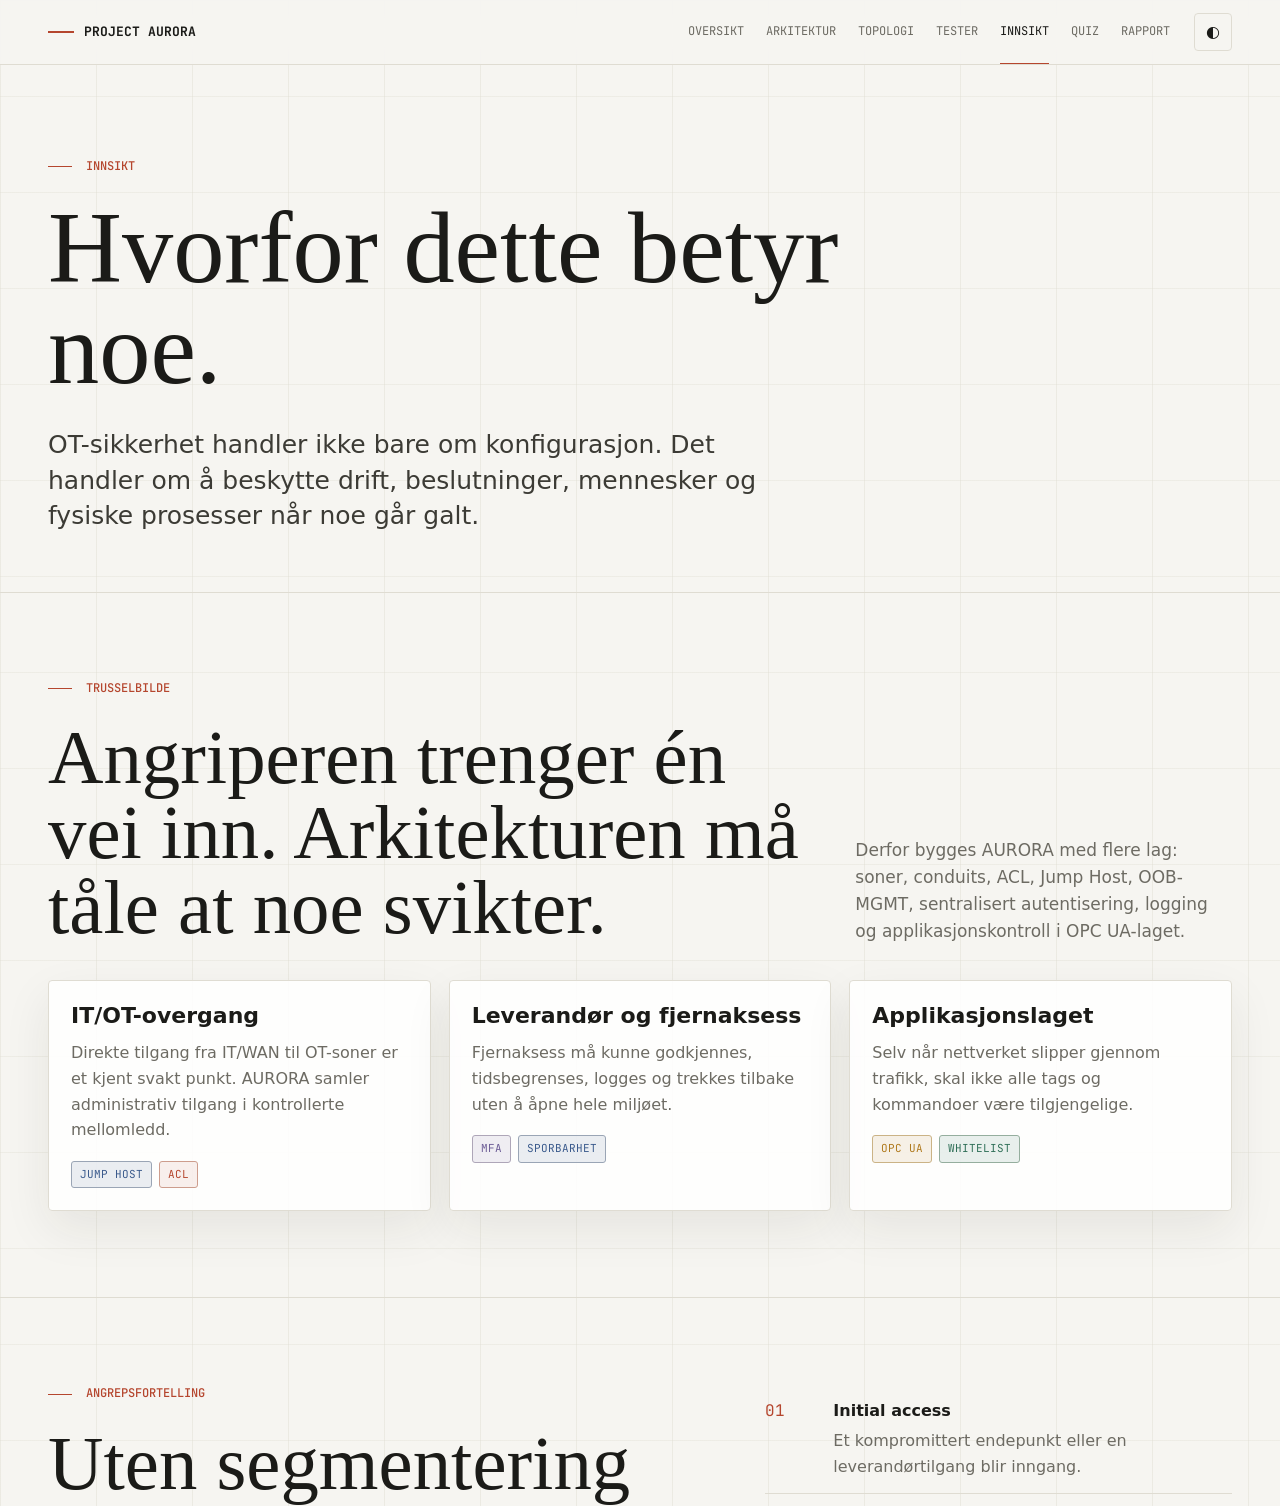
<file: brannfakler.html>
<!DOCTYPE html>
<html lang="no" data-theme="light">
<head>
  <meta charset="UTF-8">
  <meta name="viewport" content="width=device-width, initial-scale=1.0">
  <meta http-equiv="refresh" content="0; url=innsikt.html">
  <title>Innsikt | Project AURORA</title>
  <script>try { document.documentElement.dataset.theme = localStorage.getItem('aurora-theme') || 'light'; } catch (error) {}</script>
  <link rel="stylesheet" href="assets/editorial.css?v=20260620f">
</head>
<body>
  <main class="page-hero">
    <div class="shell">
      <p class="kicker">Project AURORA</p>
      <h1>Brannfakler er flyttet.</h1>
      <p class="lead">Den gamle siden er erstattet av en ryddigere innsiktsside om risiko, designvalg og læring.</p>
      <div class="hero-actions">
        <a class="btn primary" href="innsikt.html">Gå til innsikt</a>
      </div>
    </div>
  </main>
</body>
</html>
</file>
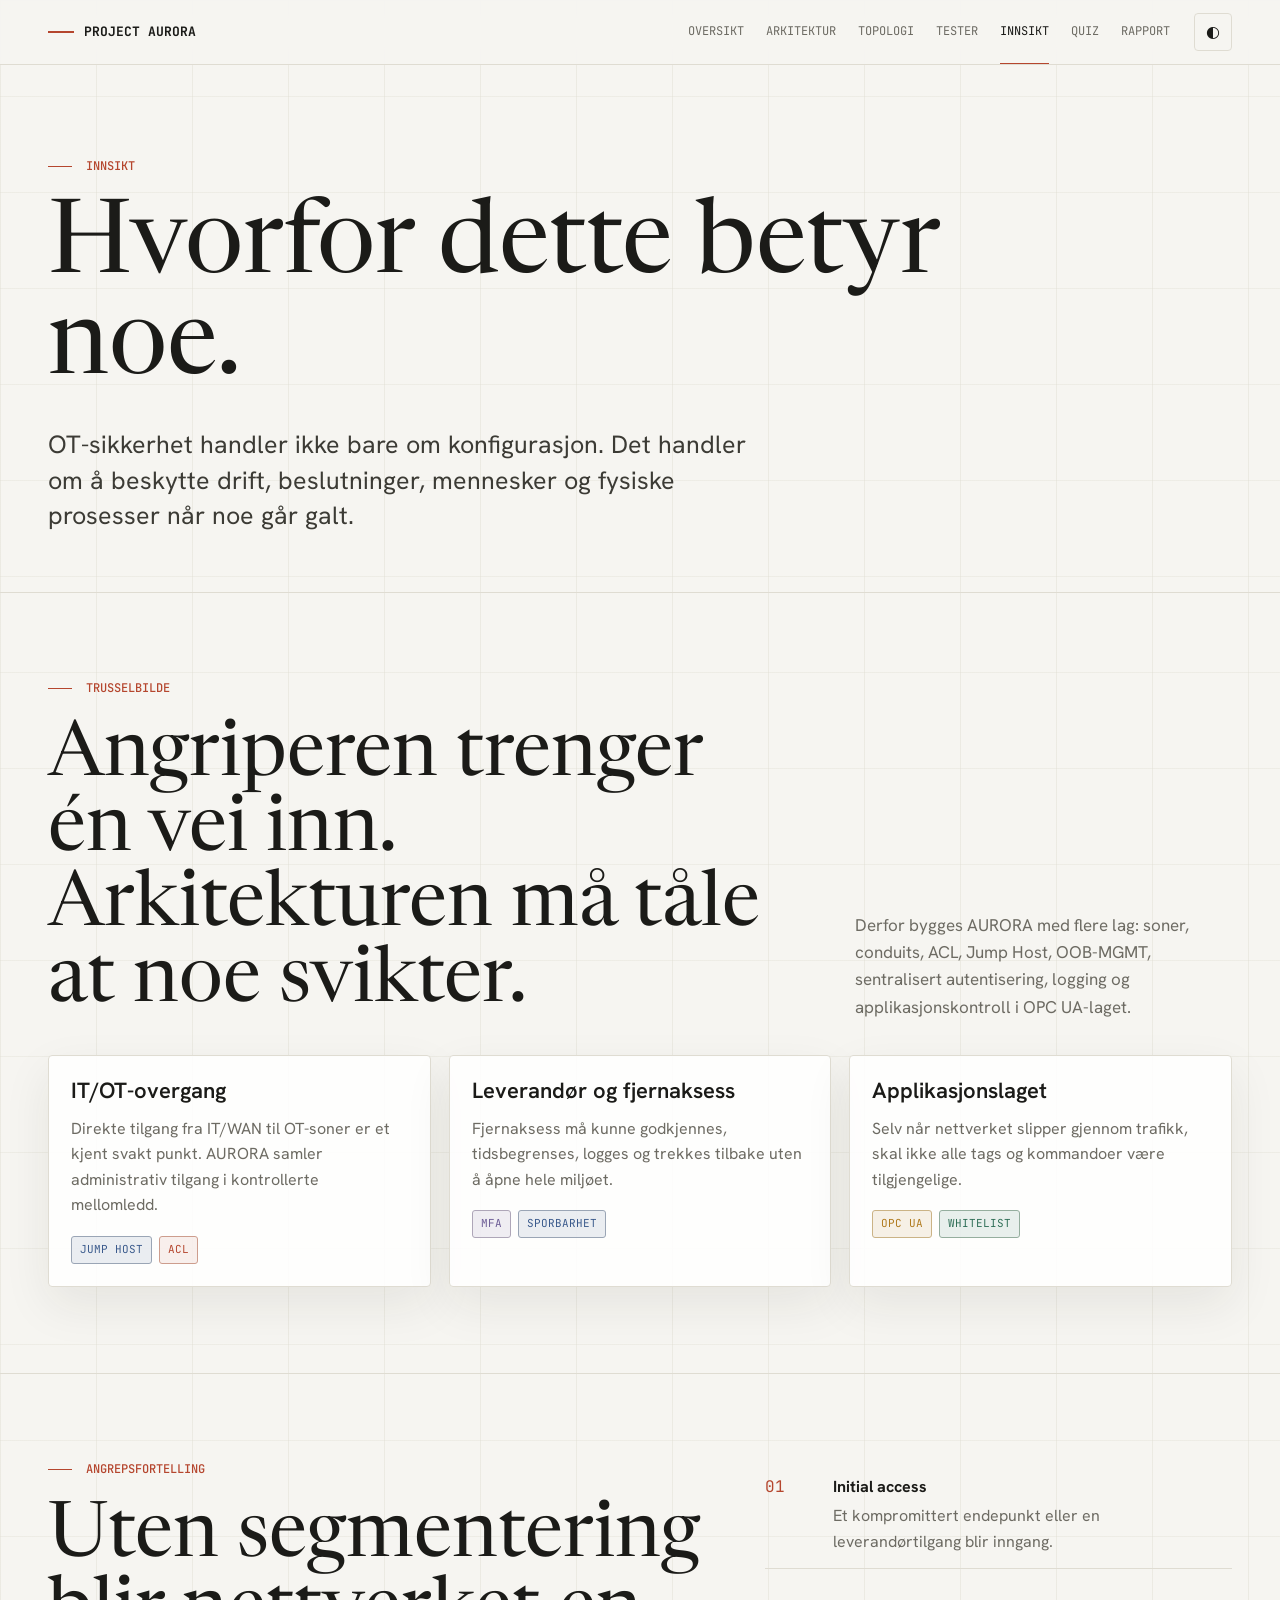
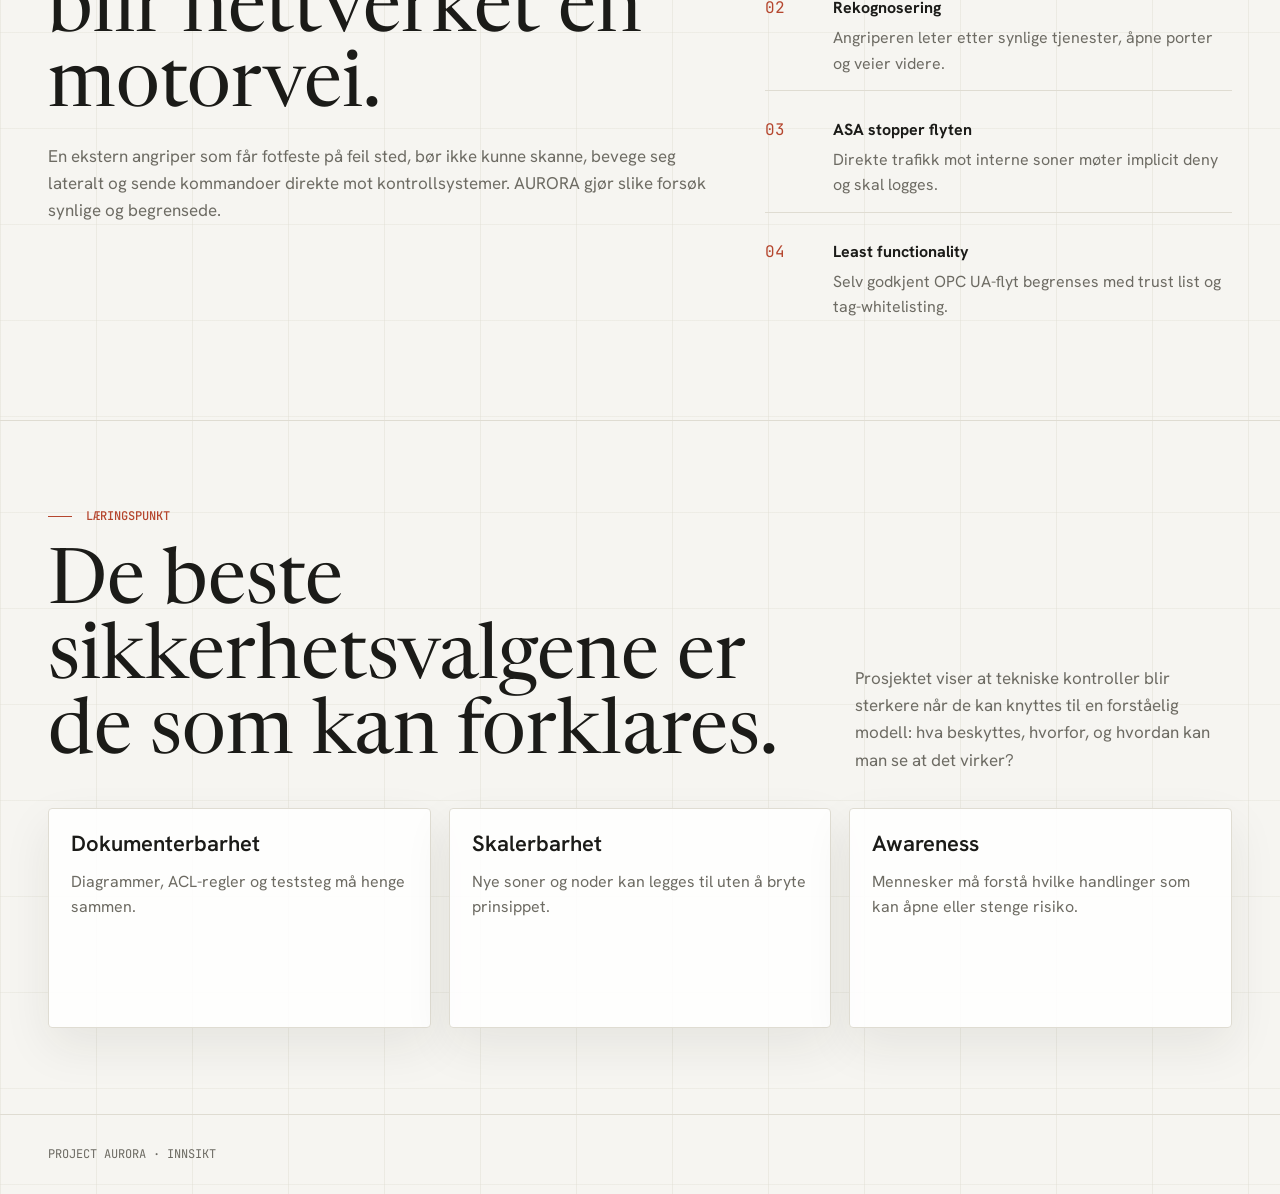
<file: innsikt.html>
<!DOCTYPE html>
<html lang="no" data-theme="light">
<head>
  <meta charset="UTF-8">
  <meta name="viewport" content="width=device-width, initial-scale=1.0">
  <title>Innsikt | Project AURORA</title>
  <script>try { document.documentElement.dataset.theme = localStorage.getItem('aurora-theme') || 'light'; } catch (error) {}</script>
  <link rel="stylesheet" href="assets/editorial.css?v=20260620f">
</head>
<body>
  <header class="topbar">
    <nav class="shell nav" aria-label="Hovednavigasjon">
      <a class="nav-brand" href="index.html"><span class="brand-mark"></span>Project AURORA</a>
      <div class="nav-links" data-nav-links>
        <a href="index.html">Oversikt</a>
        <a href="arkitektur.html">Arkitektur</a>
        <a href="topologi.html">Topologi</a>
        <a href="tester.html">Tester</a>
        <a href="innsikt.html">Innsikt</a>
        <a href="quiz.html?v=20260620c">Quiz</a>
        <a href="rapport.html">Rapport</a>
      </div>
      <div class="nav-actions">
        <button class="icon-btn" type="button" data-theme-toggle aria-label="Bytt tema">◐</button>
        <button class="icon-btn menu-btn" type="button" data-menu-toggle aria-label="Meny" aria-expanded="false">☰</button>
      </div>
    </nav>
  </header>

  <main>
    <header class="page-hero">
      <div class="shell">
        <p class="kicker">Innsikt</p>
        <h1>Hvorfor dette betyr noe.</h1>
        <p class="lead">
          OT-sikkerhet handler ikke bare om konfigurasjon. Det handler om å beskytte drift,
          beslutninger, mennesker og fysiske prosesser når noe går galt.
        </p>
      </div>
    </header>

    <section class="section">
      <div class="shell section-head">
        <div>
          <p class="kicker">Trusselbilde</p>
          <h2>Angriperen trenger én vei inn. Arkitekturen må tåle at noe svikter.</h2>
        </div>
        <p class="section-text">
          Derfor bygges AURORA med flere lag: soner, conduits, ACL, Jump Host, OOB-MGMT,
          sentralisert autentisering, logging og applikasjonskontroll i OPC UA-laget.
        </p>
      </div>

      <div class="shell grid three">
        <article class="card">
          <h3>IT/OT-overgang</h3>
          <p>Direkte tilgang fra IT/WAN til OT-soner er et kjent svakt punkt. AURORA samler administrativ tilgang i kontrollerte mellomledd.</p>
          <div class="tag-row"><span class="tag blue">Jump Host</span><span class="tag accent">ACL</span></div>
        </article>
        <article class="card">
          <h3>Leverandør og fjernaksess</h3>
          <p>Fjernaksess må kunne godkjennes, tidsbegrenses, logges og trekkes tilbake uten å åpne hele miljøet.</p>
          <div class="tag-row"><span class="tag violet">MFA</span><span class="tag blue">sporbarhet</span></div>
        </article>
        <article class="card">
          <h3>Applikasjonslaget</h3>
          <p>Selv når nettverket slipper gjennom trafikk, skal ikke alle tags og kommandoer være tilgjengelige.</p>
          <div class="tag-row"><span class="tag amber">OPC UA</span><span class="tag green">whitelist</span></div>
        </article>
      </div>
    </section>

    <section class="section">
      <div class="shell split-band">
        <div>
          <p class="kicker">Angrepsfortelling</p>
          <h2>Uten segmentering blir nettverket en motorvei.</h2>
          <p class="section-text">
            En ekstern angriper som får fotfeste på feil sted, bør ikke kunne skanne, bevege seg lateralt
            og sende kommandoer direkte mot kontrollsystemer. AURORA gjør slike forsøk synlige og begrensede.
          </p>
        </div>
        <div class="attack-timeline">
          <div class="attack-step"><code>01</code><div><strong>Initial access</strong><p>Et kompromittert endepunkt eller en leverandørtilgang blir inngang.</p></div></div>
          <div class="attack-step"><code>02</code><div><strong>Rekognosering</strong><p>Angriperen leter etter synlige tjenester, åpne porter og veier videre.</p></div></div>
          <div class="attack-step"><code>03</code><div><strong>ASA stopper flyten</strong><p>Direkte trafikk mot interne soner møter implicit deny og skal logges.</p></div></div>
          <div class="attack-step"><code>04</code><div><strong>Least functionality</strong><p>Selv godkjent OPC UA-flyt begrenses med trust list og tag-whitelisting.</p></div></div>
        </div>
      </div>
    </section>

    <section class="section">
      <div class="shell section-head">
        <div>
          <p class="kicker">Læringspunkt</p>
          <h2>De beste sikkerhetsvalgene er de som kan forklares.</h2>
        </div>
        <p class="section-text">
          Prosjektet viser at tekniske kontroller blir sterkere når de kan knyttes til en forståelig modell:
          hva beskyttes, hvorfor, og hvordan kan man se at det virker?
        </p>
      </div>
      <div class="shell grid three">
        <article class="card"><h3>Dokumenterbarhet</h3><p>Diagrammer, ACL-regler og teststeg må henge sammen.</p></article>
        <article class="card"><h3>Skalerbarhet</h3><p>Nye soner og noder kan legges til uten å bryte prinsippet.</p></article>
        <article class="card"><h3>Awareness</h3><p>Mennesker må forstå hvilke handlinger som kan åpne eller stenge risiko.</p></article>
      </div>
    </section>
  </main>

  <footer class="site-footer">
    <div class="shell">Project AURORA · Innsikt</div>
  </footer>
  <script src="assets/editorial.js?v=20260620c"></script>
</body>
</html>
</file>
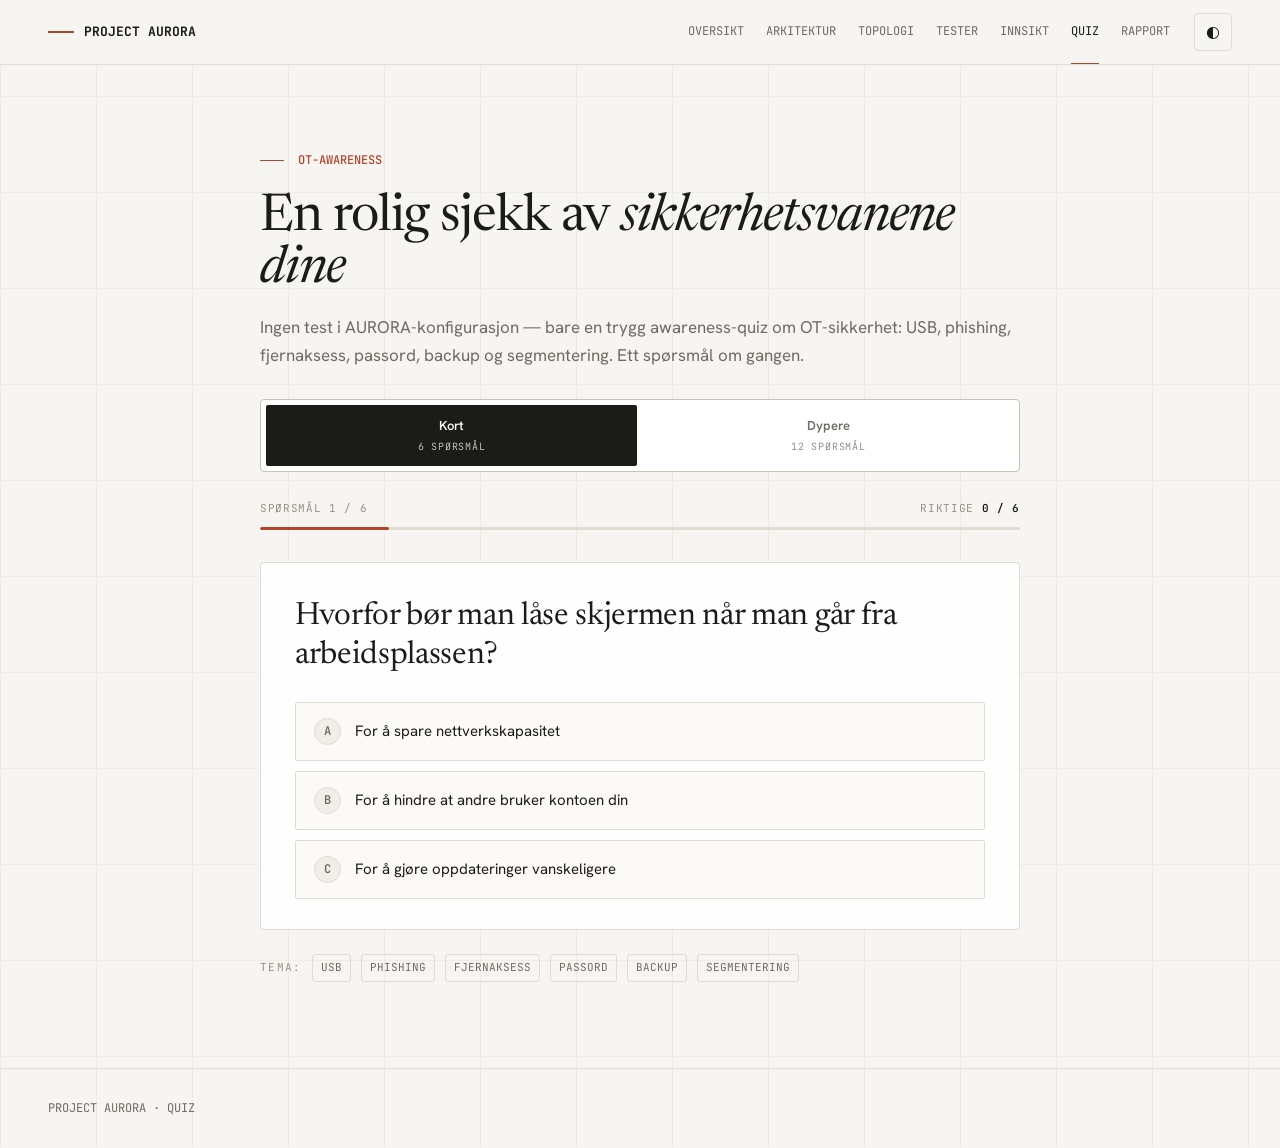
<file: quiz.html>
<!DOCTYPE html>
<html lang="no" data-theme="light">
<head>
  <meta charset="UTF-8">
  <meta name="viewport" content="width=device-width, initial-scale=1.0">
  <title>Quiz | Project AURORA</title>
  <script>try { document.documentElement.dataset.theme = localStorage.getItem('aurora-theme') || 'light'; } catch (error) {}</script>
  <link rel="stylesheet" href="assets/editorial.css?v=20260621a">
</head>
<body>
  <header class="topbar">
    <nav class="shell nav" aria-label="Hovednavigasjon">
      <a class="nav-brand" href="index.html"><span class="brand-mark"></span>Project AURORA</a>
      <div class="nav-links" data-nav-links>
        <a href="index.html">Oversikt</a>
        <a href="arkitektur.html">Arkitektur</a>
        <a href="topologi.html">Topologi</a>
        <a href="tester.html">Tester</a>
        <a href="innsikt.html">Innsikt</a>
        <a href="quiz.html">Quiz</a>
        <a href="rapport.html">Rapport</a>
      </div>
      <div class="nav-actions">
        <button class="icon-btn" type="button" data-theme-toggle aria-label="Bytt tema">◐</button>
        <button class="icon-btn menu-btn" type="button" data-menu-toggle aria-label="Meny" aria-expanded="false">☰</button>
      </div>
    </nav>
  </header>

  <main>
    <section class="section">
      <div class="shell quiz-wrap" data-quiz-app>
        <p class="kicker">OT-awareness</p>
        <h1 class="quiz-title">En rolig sjekk av <span class="italic">sikkerhetsvanene dine</span></h1>
        <p class="section-text">
          Ingen test i AURORA-konfigurasjon — bare en trygg awareness-quiz om OT-sikkerhet:
          USB, phishing, fjernaksess, passord, backup og segmentering. Ett spørsmål om gangen.
        </p>

        <div class="quiz-segment" role="group" aria-label="Velg quiztype">
          <button class="quiz-seg-btn is-active" type="button" data-quiz-mode="short" aria-pressed="true">
            <strong>Kort</strong>
            <span>6 spørsmål</span>
          </button>
          <button class="quiz-seg-btn" type="button" data-quiz-mode="deep" aria-pressed="false">
            <strong>Dypere</strong>
            <span>12 spørsmål</span>
          </button>
        </div>

        <div class="quiz-meta">
          <span data-quiz-progress>Spørsmål 1 / 6</span>
          <span>Riktige <strong data-quiz-score>0 / 6</strong></span>
        </div>
        <div class="quiz-bar"><span data-quiz-bar></span></div>

        <div class="quiz-panel" data-quiz-card>
          <h2 class="quiz-question" data-quiz-question aria-live="polite">Laster spørsmål …</h2>
          <div class="quiz-options" data-quiz-options></div>
          <div class="quiz-feedback" data-quiz-feedback>
            <div class="quiz-why">
              <span class="quiz-why-label">HVORFOR</span>
              <p data-quiz-note></p>
            </div>
            <button class="btn primary" type="button" data-quiz-next>Neste spørsmål →</button>
          </div>
        </div>

        <div class="quiz-panel quiz-result" data-quiz-result>
          <div class="quiz-result-kicker">Runden er ferdig</div>
          <div class="quiz-result-score" data-quiz-result-score>0 / 6</div>
          <div class="quiz-result-ratio" data-quiz-result-ratio>RIKTIGE SVAR · 0%</div>
          <p data-quiz-result-feedback></p>
          <div class="quiz-result-actions">
            <button class="btn primary" type="button" data-quiz-restart>↻ Ny tilfeldig runde</button>
            <a class="btn" href="innsikt.html">Les innsikt →</a>
          </div>
        </div>

        <div class="quiz-topics">
          <span class="label">Tema:</span>
          <span class="tag">USB</span>
          <span class="tag">Phishing</span>
          <span class="tag">Fjernaksess</span>
          <span class="tag">Passord</span>
          <span class="tag">Backup</span>
          <span class="tag">Segmentering</span>
        </div>
      </div>
    </section>
  </main>

  <footer class="site-footer">
    <div class="shell">Project AURORA · Quiz</div>
  </footer>
  <script src="assets/editorial.js?v=20260620c"></script>
  <script src="assets/quiz.js?v=20260621a"></script>
</body>
</html>
</file>
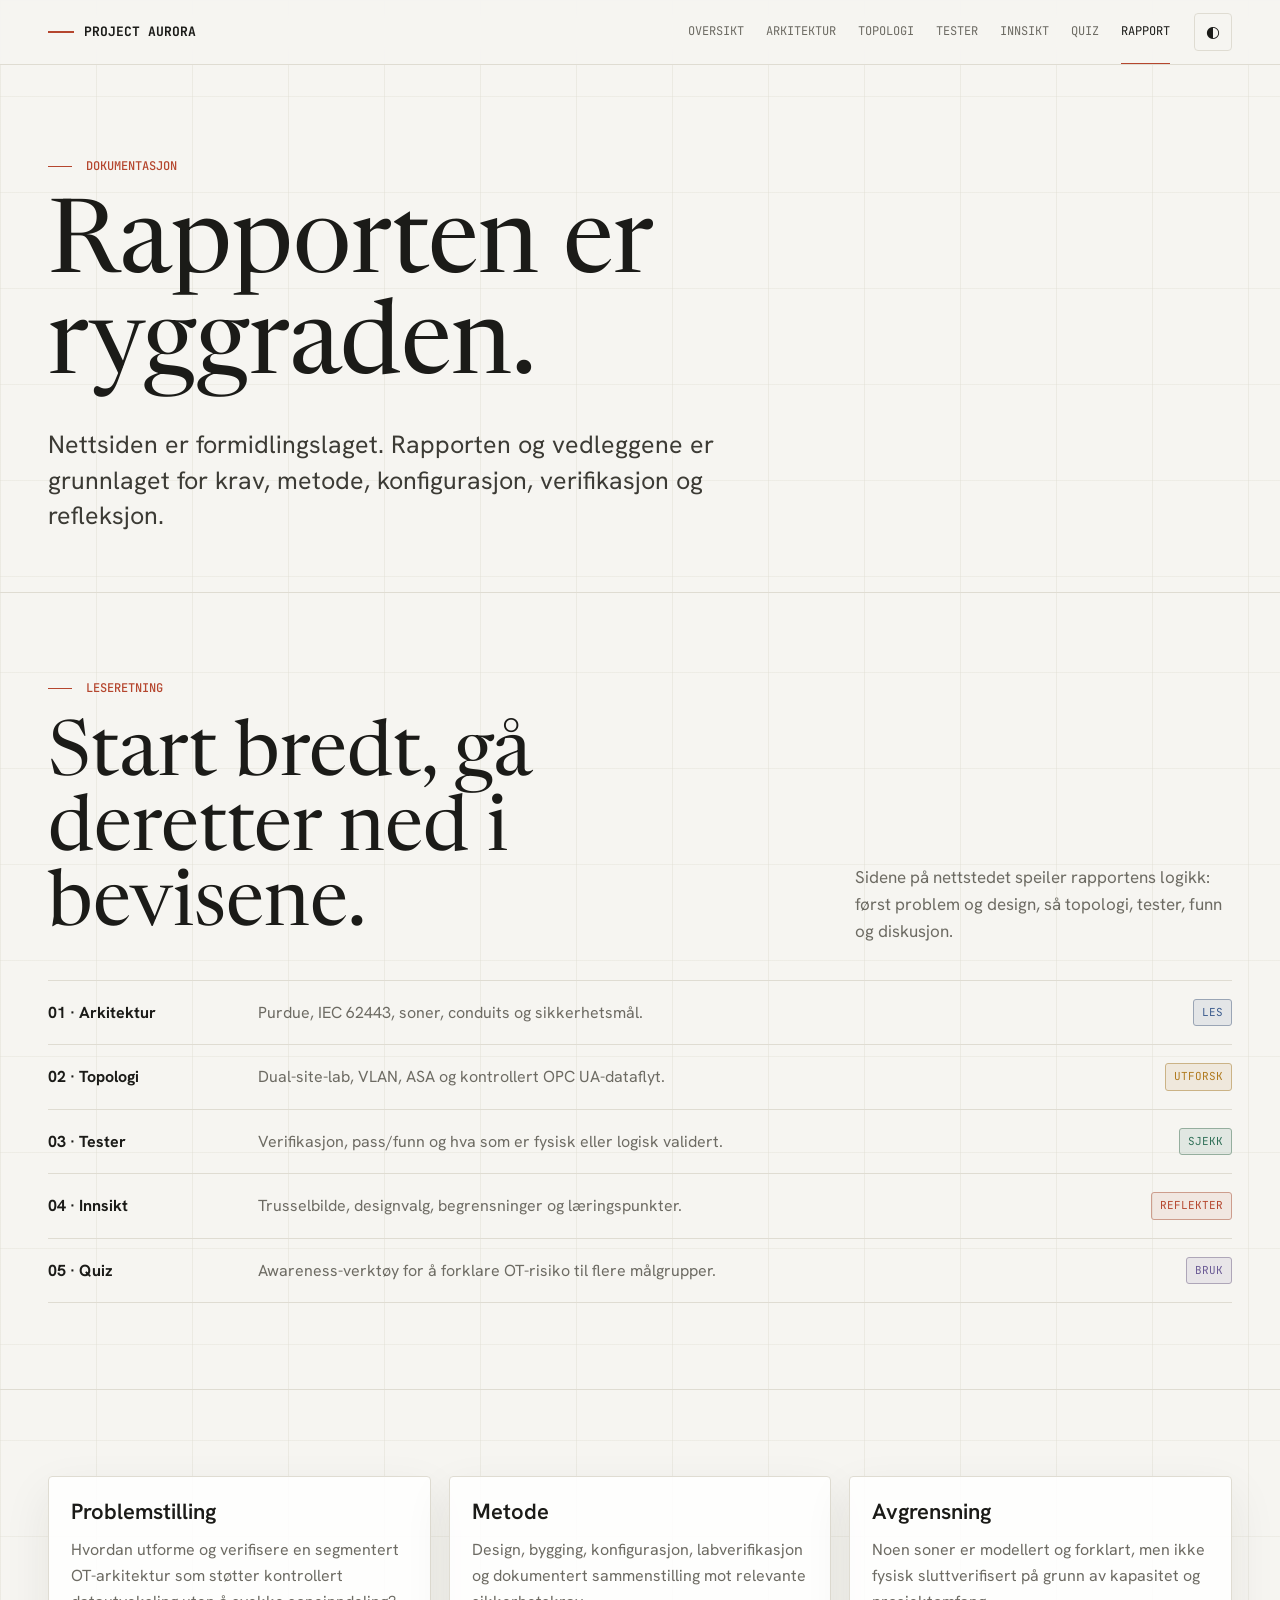
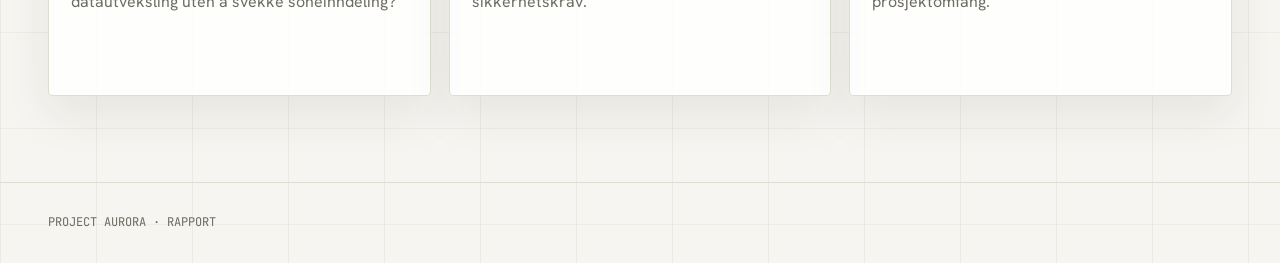
<file: rapport.html>
<!DOCTYPE html>
<html lang="no" data-theme="light">
<head>
  <meta charset="UTF-8">
  <meta name="viewport" content="width=device-width, initial-scale=1.0">
  <title>Rapport | Project AURORA</title>
  <script>try { document.documentElement.dataset.theme = localStorage.getItem('aurora-theme') || 'light'; } catch (error) {}</script>
  <link rel="stylesheet" href="assets/editorial.css?v=20260620f">
</head>
<body>
  <header class="topbar">
    <nav class="shell nav" aria-label="Hovednavigasjon">
      <a class="nav-brand" href="index.html"><span class="brand-mark"></span>Project AURORA</a>
      <div class="nav-links" data-nav-links>
        <a href="index.html">Oversikt</a>
        <a href="arkitektur.html">Arkitektur</a>
        <a href="topologi.html">Topologi</a>
        <a href="tester.html">Tester</a>
        <a href="innsikt.html">Innsikt</a>
        <a href="quiz.html?v=20260620c">Quiz</a>
        <a href="rapport.html">Rapport</a>
      </div>
      <div class="nav-actions">
        <button class="icon-btn" type="button" data-theme-toggle aria-label="Bytt tema">◐</button>
        <button class="icon-btn menu-btn" type="button" data-menu-toggle aria-label="Meny" aria-expanded="false">☰</button>
      </div>
    </nav>
  </header>

  <main>
    <header class="page-hero">
      <div class="shell">
        <p class="kicker">Dokumentasjon</p>
        <h1>Rapporten er ryggraden.</h1>
        <p class="lead">
          Nettsiden er formidlingslaget. Rapporten og vedleggene er grunnlaget for krav,
          metode, konfigurasjon, verifikasjon og refleksjon.
        </p>
      </div>
    </header>

    <section class="section">
      <div class="shell section-head">
        <div>
          <p class="kicker">Leseretning</p>
          <h2>Start bredt, gå deretter ned i bevisene.</h2>
        </div>
        <p class="section-text">
          Sidene på nettstedet speiler rapportens logikk: først problem og design, så topologi,
          tester, funn og diskusjon.
        </p>
      </div>

      <div class="shell report-list">
        <a class="report-item" href="arkitektur.html">
          <strong>01 · Arkitektur</strong>
          <span>Purdue, IEC 62443, soner, conduits og sikkerhetsmål.</span>
          <span class="tag blue">les</span>
        </a>
        <a class="report-item" href="topologi.html">
          <strong>02 · Topologi</strong>
          <span>Dual-site-lab, VLAN, ASA og kontrollert OPC UA-dataflyt.</span>
          <span class="tag amber">utforsk</span>
        </a>
        <a class="report-item" href="tester.html">
          <strong>03 · Tester</strong>
          <span>Verifikasjon, pass/funn og hva som er fysisk eller logisk validert.</span>
          <span class="tag green">sjekk</span>
        </a>
        <a class="report-item" href="innsikt.html">
          <strong>04 · Innsikt</strong>
          <span>Trusselbilde, designvalg, begrensninger og læringspunkter.</span>
          <span class="tag accent">reflekter</span>
        </a>
        <a class="report-item" href="quiz.html?v=20260620c">
          <strong>05 · Quiz</strong>
          <span>Awareness-verktøy for å forklare OT-risiko til flere målgrupper.</span>
          <span class="tag violet">bruk</span>
        </a>
      </div>
    </section>

    <section class="section">
      <div class="shell grid three">
        <article class="card">
          <h3>Problemstilling</h3>
          <p>Hvordan utforme og verifisere en segmentert OT-arkitektur som støtter kontrollert datautveksling uten å svekke soneinndeling?</p>
        </article>
        <article class="card">
          <h3>Metode</h3>
          <p>Design, bygging, konfigurasjon, labverifikasjon og dokumentert sammenstilling mot relevante sikkerhetskrav.</p>
        </article>
        <article class="card">
          <h3>Avgrensning</h3>
          <p>Noen soner er modellert og forklart, men ikke fysisk sluttverifisert på grunn av kapasitet og prosjektomfang.</p>
        </article>
      </div>
    </section>
  </main>

  <footer class="site-footer">
    <div class="shell">Project AURORA · Rapport</div>
  </footer>
  <script src="assets/editorial.js?v=20260620c"></script>
</body>
</html>
</file>
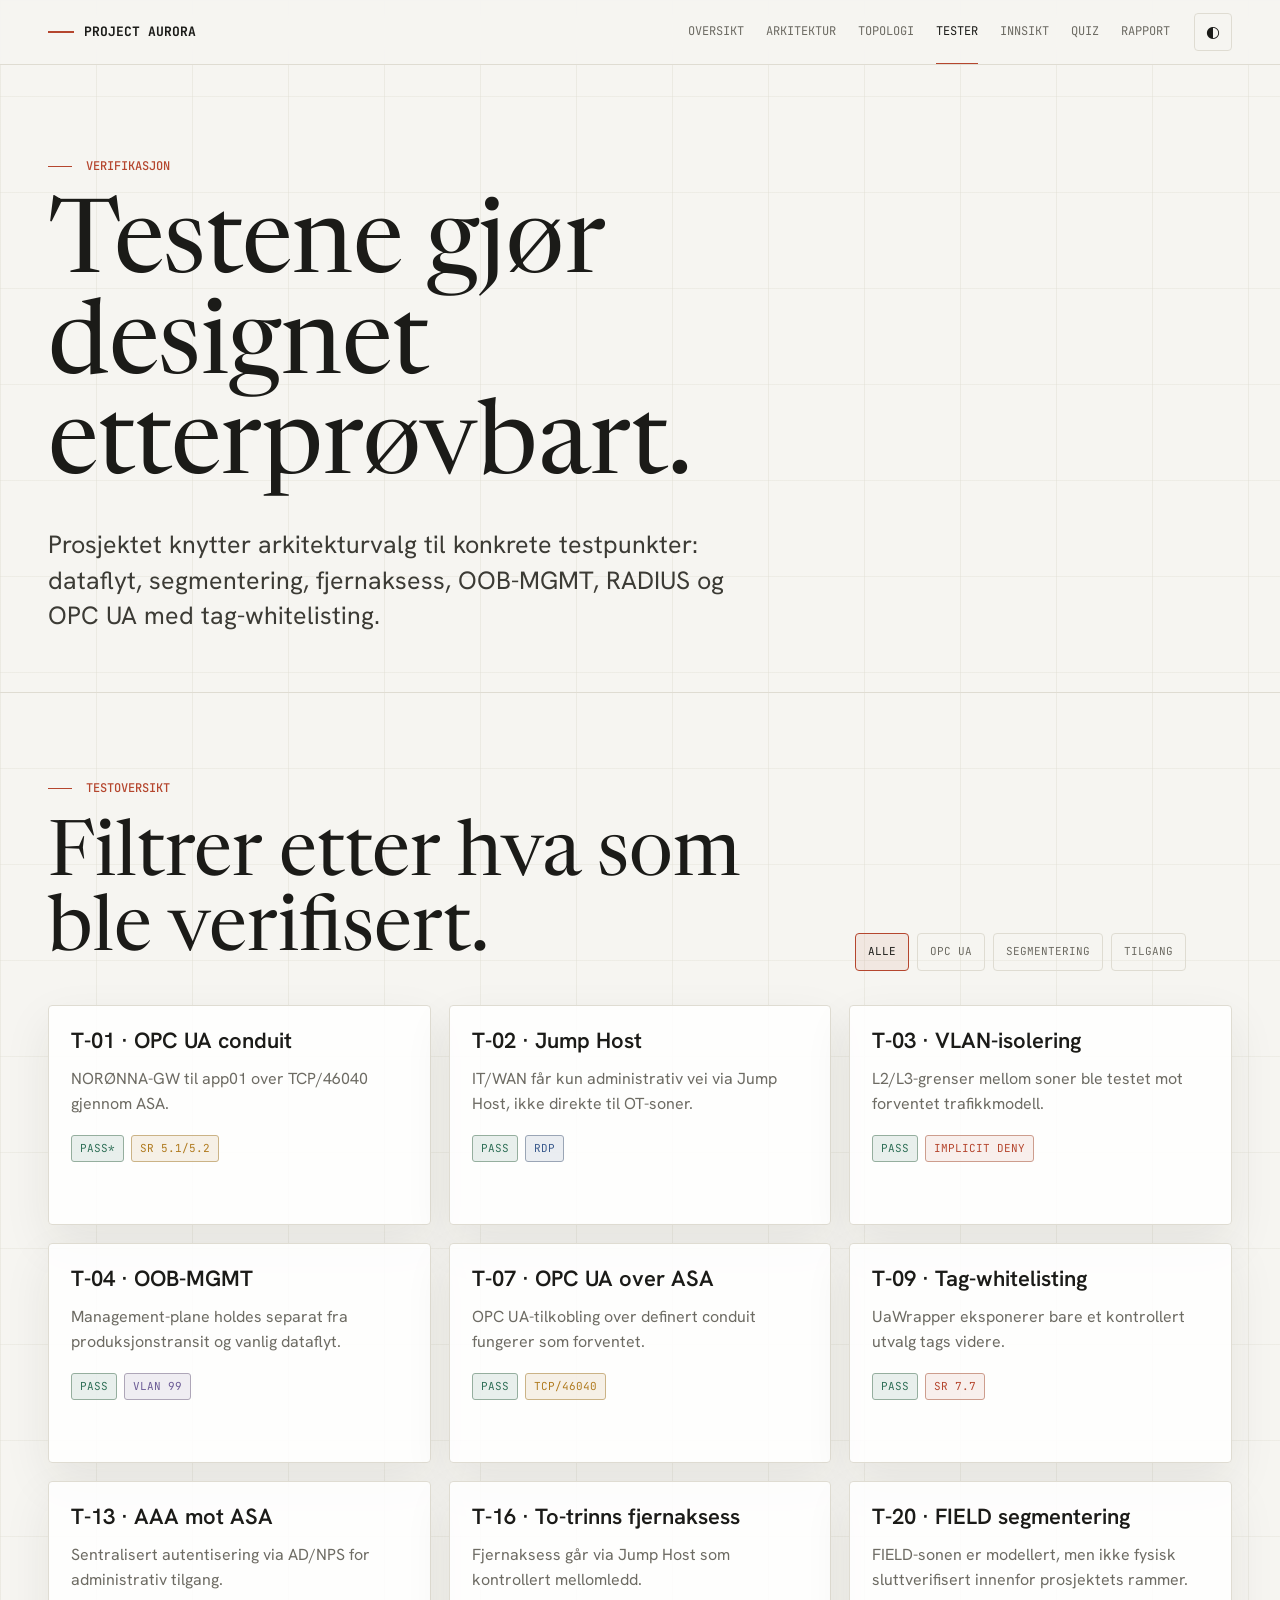
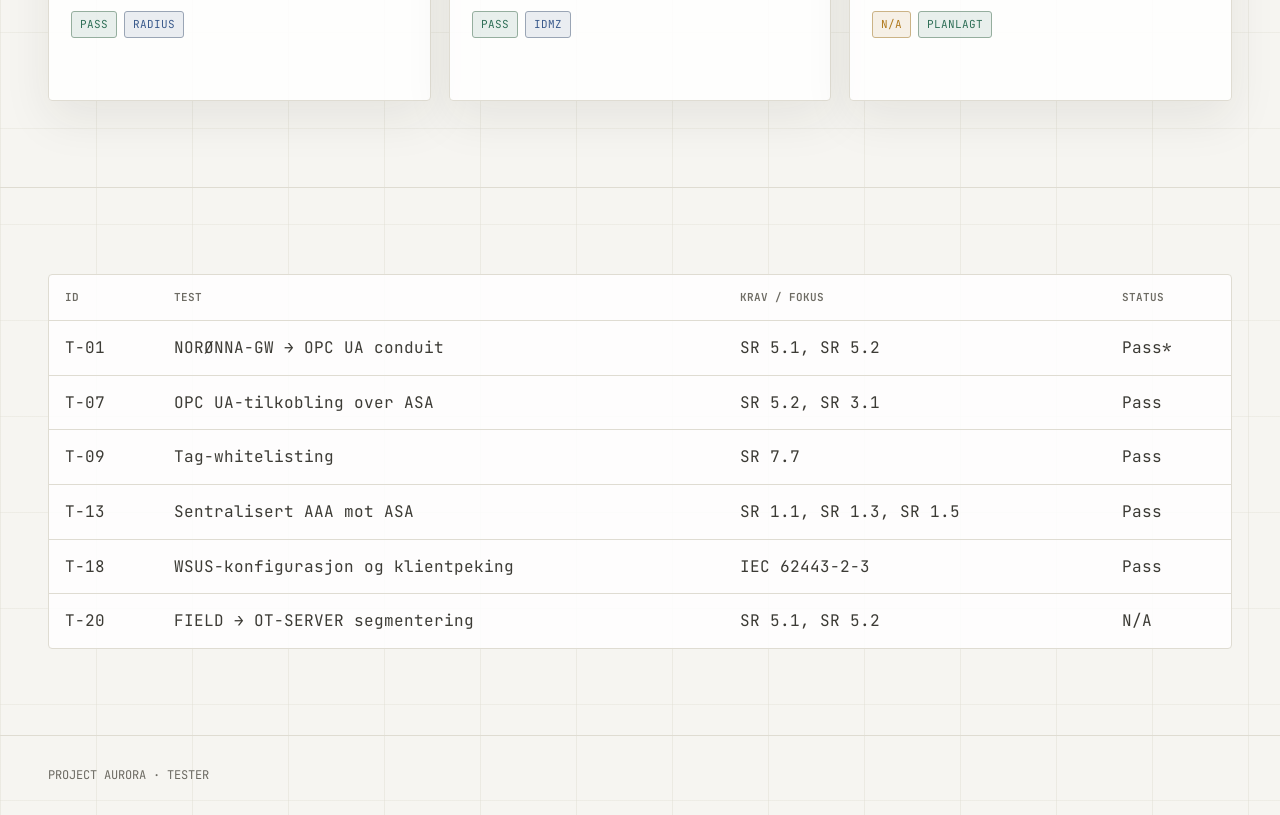
<file: tester.html>
<!DOCTYPE html>
<html lang="no" data-theme="light">
<head>
  <meta charset="UTF-8">
  <meta name="viewport" content="width=device-width, initial-scale=1.0">
  <title>Tester | Project AURORA</title>
  <script>try { document.documentElement.dataset.theme = localStorage.getItem('aurora-theme') || 'light'; } catch (error) {}</script>
  <link rel="stylesheet" href="assets/editorial.css?v=20260620f">
</head>
<body>
  <header class="topbar">
    <nav class="shell nav" aria-label="Hovednavigasjon">
      <a class="nav-brand" href="index.html"><span class="brand-mark"></span>Project AURORA</a>
      <div class="nav-links" data-nav-links>
        <a href="index.html">Oversikt</a>
        <a href="arkitektur.html">Arkitektur</a>
        <a href="topologi.html">Topologi</a>
        <a href="tester.html">Tester</a>
        <a href="innsikt.html">Innsikt</a>
        <a href="quiz.html?v=20260620c">Quiz</a>
        <a href="rapport.html">Rapport</a>
      </div>
      <div class="nav-actions">
        <button class="icon-btn" type="button" data-theme-toggle aria-label="Bytt tema">◐</button>
        <button class="icon-btn menu-btn" type="button" data-menu-toggle aria-label="Meny" aria-expanded="false">☰</button>
      </div>
    </nav>
  </header>

  <main>
    <header class="page-hero">
      <div class="shell">
        <p class="kicker">Verifikasjon</p>
        <h1>Testene gjør designet etterprøvbart.</h1>
        <p class="lead">
          Prosjektet knytter arkitekturvalg til konkrete testpunkter: dataflyt, segmentering,
          fjernaksess, OOB-MGMT, RADIUS og OPC UA med tag-whitelisting.
        </p>
      </div>
    </header>

    <section class="section" data-tests>
      <div class="shell section-head">
        <div>
          <p class="kicker">Testoversikt</p>
          <h2>Filtrer etter hva som ble verifisert.</h2>
        </div>
        <div class="filter-group" role="group" aria-label="Filtrer tester">
          <button class="chip is-active" type="button" data-test-filter="all" aria-pressed="true">Alle</button>
          <button class="chip" type="button" data-test-filter="opc" aria-pressed="false">OPC UA</button>
          <button class="chip" type="button" data-test-filter="seg" aria-pressed="false">Segmentering</button>
          <button class="chip" type="button" data-test-filter="access" aria-pressed="false">Tilgang</button>
        </div>
      </div>

      <div class="shell grid three">
        <article class="card test-card" data-test-card="opc">
          <h3>T-01 · OPC UA conduit</h3>
          <p>NORØNNA-GW til app01 over TCP/46040 gjennom ASA.</p>
          <div class="tag-row"><span class="tag green">Pass*</span><span class="tag amber">SR 5.1/5.2</span></div>
        </article>
        <article class="card test-card" data-test-card="access">
          <h3>T-02 · Jump Host</h3>
          <p>IT/WAN får kun administrativ vei via Jump Host, ikke direkte til OT-soner.</p>
          <div class="tag-row"><span class="tag green">Pass</span><span class="tag blue">RDP</span></div>
        </article>
        <article class="card test-card" data-test-card="seg">
          <h3>T-03 · VLAN-isolering</h3>
          <p>L2/L3-grenser mellom soner ble testet mot forventet trafikkmodell.</p>
          <div class="tag-row"><span class="tag green">Pass</span><span class="tag accent">implicit deny</span></div>
        </article>
        <article class="card test-card" data-test-card="seg">
          <h3>T-04 · OOB-MGMT</h3>
          <p>Management-plane holdes separat fra produksjonstransit og vanlig dataflyt.</p>
          <div class="tag-row"><span class="tag green">Pass</span><span class="tag violet">VLAN 99</span></div>
        </article>
        <article class="card test-card" data-test-card="opc">
          <h3>T-07 · OPC UA over ASA</h3>
          <p>OPC UA-tilkobling over definert conduit fungerer som forventet.</p>
          <div class="tag-row"><span class="tag green">Pass</span><span class="tag amber">TCP/46040</span></div>
        </article>
        <article class="card test-card" data-test-card="opc">
          <h3>T-09 · Tag-whitelisting</h3>
          <p>UaWrapper eksponerer bare et kontrollert utvalg tags videre.</p>
          <div class="tag-row"><span class="tag green">Pass</span><span class="tag accent">SR 7.7</span></div>
        </article>
        <article class="card test-card" data-test-card="access">
          <h3>T-13 · AAA mot ASA</h3>
          <p>Sentralisert autentisering via AD/NPS for administrativ tilgang.</p>
          <div class="tag-row"><span class="tag green">Pass</span><span class="tag blue">RADIUS</span></div>
        </article>
        <article class="card test-card" data-test-card="access">
          <h3>T-16 · To-trinns fjernaksess</h3>
          <p>Fjernaksess går via Jump Host som kontrollert mellomledd.</p>
          <div class="tag-row"><span class="tag green">Pass</span><span class="tag blue">IDMZ</span></div>
        </article>
        <article class="card test-card" data-test-card="seg">
          <h3>T-20 · FIELD segmentering</h3>
          <p>FIELD-sonen er modellert, men ikke fysisk sluttverifisert innenfor prosjektets rammer.</p>
          <div class="tag-row"><span class="tag amber">N/A</span><span class="tag green">planlagt</span></div>
        </article>
      </div>
    </section>

    <section class="section">
      <div class="shell table-wrap">
        <table>
          <thead>
            <tr>
              <th>ID</th>
              <th>Test</th>
              <th>Krav / fokus</th>
              <th>Status</th>
            </tr>
          </thead>
          <tbody>
            <tr><td>T-01</td><td>NORØNNA-GW → OPC UA conduit</td><td>SR 5.1, SR 5.2</td><td>Pass*</td></tr>
            <tr><td>T-07</td><td>OPC UA-tilkobling over ASA</td><td>SR 5.2, SR 3.1</td><td>Pass</td></tr>
            <tr><td>T-09</td><td>Tag-whitelisting</td><td>SR 7.7</td><td>Pass</td></tr>
            <tr><td>T-13</td><td>Sentralisert AAA mot ASA</td><td>SR 1.1, SR 1.3, SR 1.5</td><td>Pass</td></tr>
            <tr><td>T-18</td><td>WSUS-konfigurasjon og klientpeking</td><td>IEC 62443-2-3</td><td>Pass</td></tr>
            <tr><td>T-20</td><td>FIELD → OT-SERVER segmentering</td><td>SR 5.1, SR 5.2</td><td>N/A</td></tr>
          </tbody>
        </table>
      </div>
    </section>
  </main>

  <footer class="site-footer">
    <div class="shell">Project AURORA · Tester</div>
  </footer>
  <script src="assets/editorial.js?v=20260620c"></script>
</body>
</html>
</file>
<file: assets/editorial.css>
@import url("https://fonts.googleapis.com/css2?family=Hanken+Grotesk:wght@400;500;600;700&family=JetBrains+Mono:wght@400;500;600;700&family=Newsreader:opsz,wght@6..72,300;6..72,400;6..72,500&display=swap");

:root {
  color-scheme: light;
  --paper: #f6f5f1;
  --paper-soft: #fbfaf6;
  --ink: #1b1b18;
  --ink-soft: #3c3b35;
  --muted: #6d6b63;
  --quiet: #969287;
  --line: #dfdcd2;
  --line-strong: #c8c3b7;
  --surface: #ffffff;
  --accent: #b5462e;
  --accent-2: #8f3927;
  --amber: #b07a1e;
  --blue: #3a5a8c;
  --green: #2f6f57;
  --violet: #6b5b95;
  --shadow: 0 18px 48px rgba(40, 37, 30, 0.08);
  --radius: 4px;
  --max: 1240px;
}

:root[data-theme="dark"] {
  color-scheme: dark;
  --paper: #151512;
  --paper-soft: #1c1b17;
  --ink: #f4f0e7;
  --ink-soft: #ded7c9;
  --muted: #ada69a;
  --quiet: #827c72;
  --line: #37342c;
  --line-strong: #504b40;
  --surface: #201f1a;
  --accent: #e06b51;
  --accent-2: #f09a72;
  --amber: #d69a32;
  --blue: #7fa3d8;
  --green: #6fbf92;
  --violet: #a596ca;
  --shadow: 0 20px 60px rgba(0, 0, 0, 0.26);
}

*,
*::before,
*::after {
  box-sizing: border-box;
}

html {
  scroll-behavior: smooth;
}

body {
  margin: 0;
  min-width: 320px;
  background:
    linear-gradient(90deg, color-mix(in srgb, var(--line) 46%, transparent) 1px, transparent 1px),
    linear-gradient(180deg, color-mix(in srgb, var(--line) 36%, transparent) 1px, transparent 1px),
    var(--paper);
  background-size: 96px 96px;
  color: var(--ink);
  font-family: "Hanken Grotesk", ui-sans-serif, system-ui, -apple-system, BlinkMacSystemFont, "Segoe UI", sans-serif;
  font-size: 16px;
  line-height: 1.6;
  overflow-x: hidden;
}

a {
  color: inherit;
  text-decoration: none;
}

button,
input {
  font: inherit;
}

img,
svg,
canvas {
  max-width: 100%;
}

.shell {
  width: min(var(--max), calc(100% - 96px));
  margin: 0 auto;
}

.mono,
.kicker,
.nav-brand,
.nav-links,
.btn,
.chip,
.tag,
.metric span,
.table-wrap th,
.table-wrap td,
.quiz-progress,
.site-footer {
  font-family: "JetBrains Mono", ui-monospace, SFMono-Regular, Menlo, Monaco, Consolas, monospace;
  letter-spacing: 0;
}

.topbar {
  position: sticky;
  top: 0;
  z-index: 50;
  border-bottom: 1px solid var(--line);
  background: color-mix(in srgb, var(--paper) 92%, transparent);
  backdrop-filter: blur(18px);
}

.nav {
  min-height: 64px;
  display: flex;
  align-items: center;
  gap: 24px;
}

.nav-brand {
  display: inline-flex;
  align-items: center;
  gap: 10px;
  font-size: 13px;
  font-weight: 700;
  text-transform: uppercase;
  white-space: nowrap;
}

.brand-mark {
  width: 26px;
  height: 2px;
  background: var(--accent);
}

.nav-links {
  display: flex;
  align-items: center;
  gap: 22px;
  margin-left: auto;
  font-size: 12px;
  text-transform: uppercase;
  color: var(--muted);
}

.nav-links a {
  padding: 22px 0;
  border-bottom: 1px solid transparent;
}

.nav-links a:hover,
.nav-links a.is-active {
  color: var(--ink);
  border-bottom-color: var(--accent);
}

.nav-actions {
  display: flex;
  align-items: center;
  gap: 8px;
}

.icon-btn {
  width: 38px;
  height: 38px;
  display: inline-grid;
  place-items: center;
  border: 1px solid var(--line);
  border-radius: var(--radius);
  background: transparent;
  color: var(--ink);
  cursor: pointer;
}

.icon-btn:hover {
  border-color: var(--line-strong);
  background: color-mix(in srgb, var(--surface) 70%, transparent);
}

.menu-btn {
  display: none;
}

.hero,
.page-hero {
  position: relative;
  min-height: calc(100vh - 64px);
  display: grid;
  align-items: center;
  border-bottom: 1px solid var(--line);
  overflow: hidden;
}

.page-hero {
  min-height: 430px;
  align-items: end;
  padding: 92px 0 58px;
}

.hero {
  padding: 70px 0 34px;
}

.hero-grid {
  display: grid;
  grid-template-columns: minmax(0, 1.1fr) minmax(360px, 0.74fr);
  gap: 64px;
  align-items: center;
}

.hero-copy {
  max-width: 820px;
}

.kicker {
  display: flex;
  align-items: center;
  gap: 14px;
  margin: 0 0 22px;
  color: var(--accent);
  font-size: 12px;
  font-weight: 500;
  text-transform: uppercase;
}

.kicker::before {
  content: "";
  width: 24px;
  height: 1px;
  background: currentColor;
}

h1,
h2,
h3 {
  margin: 0;
  font-weight: 400;
  line-height: 0.98;
}

h1,
.display-title {
  font-family: "Newsreader", Georgia, serif;
  font-size: clamp(68px, 13vw, 172px);
}

.page-hero h1 {
  max-width: 960px;
  font-family: "Newsreader", Georgia, serif;
  font-size: clamp(56px, 8vw, 112px);
}

h2 {
  font-family: "Newsreader", Georgia, serif;
  font-size: clamp(42px, 6vw, 78px);
}

.home-section-title {
  max-width: 780px;
  font-size: clamp(32px, 4vw, 52px);
  line-height: 1.04;
}

h3 {
  font-size: 22px;
  font-weight: 600;
  line-height: 1.18;
}

.italic {
  font-style: italic;
}

.lead {
  max-width: 720px;
  margin: 28px 0 0;
  color: var(--ink-soft);
  font-size: clamp(19px, 2.4vw, 25px);
  line-height: 1.42;
}

.section-text {
  max-width: 760px;
  margin: 16px 0 0;
  color: var(--muted);
  font-size: 17px;
}

.hero-actions,
.section-actions,
.quiz-actions {
  display: flex;
  flex-wrap: wrap;
  gap: 12px;
  margin-top: 32px;
}

.btn {
  min-height: 46px;
  display: inline-flex;
  align-items: center;
  justify-content: center;
  gap: 10px;
  border: 1px solid var(--line-strong);
  border-radius: var(--radius);
  padding: 12px 18px;
  background: transparent;
  color: var(--ink);
  font-size: 12px;
  font-weight: 600;
  text-transform: uppercase;
  cursor: pointer;
}

.btn.primary {
  background: var(--ink);
  border-color: var(--ink);
  color: var(--paper);
}

.btn.accent {
  background: var(--accent);
  border-color: var(--accent);
  color: #fff;
}

.btn:hover {
  transform: translateY(-1px);
}

.hero-panel,
.surface,
.card,
.quiz-card {
  border: 1px solid var(--line);
  border-radius: var(--radius);
  background: color-mix(in srgb, var(--surface) 88%, transparent);
  box-shadow: var(--shadow);
}

.hero-panel {
  padding: 24px;
}

.terminal {
  min-height: 300px;
  border: 1px solid var(--line);
  border-radius: var(--radius);
  background: #171714;
  color: #c8f0cf;
  padding: 18px;
  font-family: "JetBrains Mono", ui-monospace, monospace;
  font-size: 12px;
  overflow: hidden;
}

:root[data-theme="dark"] .terminal {
  background: #0c0c0a;
}

.terminal-line {
  display: block;
  margin-bottom: 8px;
  color: #75c987;
}

.terminal-line.warn {
  color: #e6ae56;
}

.terminal-line.deny {
  color: #ef7666;
}

.metric-grid {
  display: grid;
  grid-template-columns: repeat(4, minmax(0, 1fr));
  border-top: 1px solid var(--line);
  border-bottom: 1px solid var(--line);
  margin-top: 56px;
}

.metric {
  min-height: 116px;
  padding: 20px;
  border-right: 1px solid var(--line);
}

.metric:last-child {
  border-right: 0;
}

.metric strong {
  display: block;
  font-size: 28px;
  line-height: 1;
}

.metric span {
  display: block;
  margin-top: 12px;
  color: var(--muted);
  font-size: 11px;
  text-transform: uppercase;
}

.section {
  padding: 86px 0;
  border-bottom: 1px solid var(--line);
}

.section.compact {
  padding: 52px 0;
}

.section-head {
  display: grid;
  grid-template-columns: minmax(0, 0.8fr) minmax(260px, 0.4fr);
  gap: 54px;
  align-items: end;
  margin-bottom: 34px;
}

.section-head.full {
  grid-template-columns: 1fr;
}

.grid {
  display: grid;
  gap: 18px;
}

.grid.two {
  grid-template-columns: repeat(2, minmax(0, 1fr));
}

.grid.three {
  grid-template-columns: repeat(3, minmax(0, 1fr));
}

.grid.four {
  grid-template-columns: repeat(4, minmax(0, 1fr));
}

.card {
  min-height: 220px;
  padding: 22px;
}

.card p {
  margin: 12px 0 0;
  color: var(--muted);
}

.card-link {
  display: flex;
  flex-direction: column;
  justify-content: space-between;
  transition: border-color 160ms ease, transform 160ms ease;
}

.card-link:hover {
  border-color: var(--accent);
  transform: translateY(-2px);
}

.intro-story {
  background:
    linear-gradient(180deg, color-mix(in srgb, var(--surface) 42%, transparent), transparent 42%),
    transparent;
}

.story-grid {
  display: grid;
  grid-template-columns: repeat(3, minmax(0, 1fr));
  gap: 18px;
}

.story-card {
  min-height: 280px;
  padding: 24px 22px;
  border-top: 1px solid var(--line-strong);
  border-bottom: 1px solid var(--line);
}

.story-card .kicker {
  margin-bottom: 18px;
}

.story-card p:not(.kicker) {
  margin: 14px 0 0;
  color: var(--muted);
}

.standards-row {
  display: flex;
  flex-wrap: wrap;
  gap: 10px;
  margin-top: 30px;
  padding-top: 20px;
  border-top: 1px solid var(--line);
}

.standards-row span {
  display: inline-flex;
  min-height: 32px;
  align-items: center;
  border: 1px solid var(--line);
  border-radius: var(--radius);
  padding: 6px 10px;
  color: var(--muted);
  font-family: "JetBrains Mono", ui-monospace, SFMono-Regular, Menlo, Monaco, Consolas, monospace;
  font-size: 11px;
  text-transform: uppercase;
}

.lab-section {
  padding-top: 74px;
}

.lab-feature {
  align-items: center;
}

.topology-figure {
  margin: 0;
}

.topology-figure img {
  display: block;
  width: 100%;
  border: 1px solid var(--line);
  border-radius: var(--radius);
  background: #fff;
  box-shadow: var(--shadow);
}

.topology-figure figcaption {
  margin-top: 10px;
  color: var(--muted);
  font-family: "JetBrains Mono", ui-monospace, SFMono-Regular, Menlo, Monaco, Consolas, monospace;
  font-size: 11px;
  text-transform: uppercase;
}

.tag-row {
  display: flex;
  flex-wrap: wrap;
  gap: 7px;
  margin-top: 18px;
}

.tag {
  display: inline-flex;
  align-items: center;
  min-height: 25px;
  border: 1px solid var(--line);
  border-radius: 3px;
  padding: 4px 8px;
  color: var(--muted);
  font-size: 11px;
  text-transform: uppercase;
}

.tag.accent { color: var(--accent); border-color: color-mix(in srgb, var(--accent) 42%, var(--line)); background: color-mix(in srgb, var(--accent) 8%, transparent); }
.tag.amber { color: var(--amber); border-color: color-mix(in srgb, var(--amber) 42%, var(--line)); background: color-mix(in srgb, var(--amber) 10%, transparent); }
.tag.blue { color: var(--blue); border-color: color-mix(in srgb, var(--blue) 42%, var(--line)); background: color-mix(in srgb, var(--blue) 10%, transparent); }
.tag.green { color: var(--green); border-color: color-mix(in srgb, var(--green) 42%, var(--line)); background: color-mix(in srgb, var(--green) 10%, transparent); }
.tag.violet { color: var(--violet); border-color: color-mix(in srgb, var(--violet) 42%, var(--line)); background: color-mix(in srgb, var(--violet) 10%, transparent); }

.split-band {
  display: grid;
  grid-template-columns: minmax(0, 0.82fr) minmax(360px, 0.56fr);
  gap: 34px;
  align-items: stretch;
}

.data-rail {
  border-top: 1px solid var(--line);
}

.rail-row {
  display: grid;
  grid-template-columns: 160px minmax(0, 1fr);
  gap: 22px;
  padding: 18px 0;
  border-bottom: 1px solid var(--line);
}

.rail-row strong {
  font-family: "JetBrains Mono", ui-monospace, monospace;
  font-size: 12px;
  text-transform: uppercase;
}

.rail-row span {
  color: var(--muted);
}

.diagram-shell {
  border: 1px solid var(--line);
  border-radius: var(--radius);
  background: color-mix(in srgb, var(--surface) 80%, transparent);
  overflow: hidden;
}

.diagram-toolbar {
  display: flex;
  align-items: center;
  justify-content: space-between;
  gap: 16px;
  padding: 16px;
  border-bottom: 1px solid var(--line);
}

.mode-group,
.filter-group,
.quiz-mode-grid {
  display: flex;
  flex-wrap: wrap;
  gap: 8px;
}

.chip {
  border: 1px solid var(--line);
  border-radius: var(--radius);
  background: transparent;
  color: var(--muted);
  padding: 9px 12px;
  font-size: 11px;
  text-transform: uppercase;
  cursor: pointer;
}

.chip:hover,
.chip.is-active {
  color: var(--ink);
  border-color: var(--accent);
  background: color-mix(in srgb, var(--accent) 8%, transparent);
}

.diagram-stage {
  padding: 24px;
  overflow-x: auto;
}

.architecture-svg,
.topology-svg,
.attack-svg {
  display: block;
  min-width: 820px;
  width: 100%;
  height: auto;
}

.architecture-svg text,
.topology-svg text,
.attack-svg text {
  font-family: "JetBrains Mono", ui-monospace, monospace;
  fill: var(--ink);
}

.svg-zone {
  fill: color-mix(in srgb, var(--surface) 76%, transparent);
  stroke: var(--line-strong);
}

.svg-zone.blue { stroke: var(--blue); fill: color-mix(in srgb, var(--blue) 10%, transparent); }
.svg-zone.amber { stroke: var(--amber); fill: color-mix(in srgb, var(--amber) 10%, transparent); }
.svg-zone.green { stroke: var(--green); fill: color-mix(in srgb, var(--green) 10%, transparent); }
.svg-zone.violet { stroke: var(--violet); fill: color-mix(in srgb, var(--violet) 10%, transparent); }
.svg-zone.accent { stroke: var(--accent); fill: color-mix(in srgb, var(--accent) 10%, transparent); }
.svg-zone.planned { stroke-dasharray: 8 5; opacity: 0.72; }

.svg-node {
  fill: var(--surface);
  stroke: var(--line-strong);
}

.svg-node.key {
  stroke: var(--amber);
  stroke-width: 1.4;
}

.svg-line {
  fill: none;
  stroke-width: 2.4;
  stroke-linecap: round;
  stroke-linejoin: round;
}

.svg-line.opc { stroke: var(--amber); stroke-dasharray: 8 5; }
.svg-line.admin { stroke: var(--blue); stroke-dasharray: 7 5; }
.svg-line.attack { stroke: var(--accent); stroke-dasharray: 8 5; }
.svg-line.oob { stroke: var(--violet); stroke-dasharray: 6 5; }
.svg-line.planned { stroke: var(--green); stroke-dasharray: 6 5; }

.svg-label {
  font-size: 11px;
  font-weight: 700;
}

.svg-meta {
  font-size: 9px;
  fill: var(--muted) !important;
}

.svg-hit {
  fill: transparent;
  stroke: transparent;
  cursor: pointer;
}

.svg-hotspot:hover .svg-hit,
.svg-hotspot.is-active .svg-hit,
.svg-hotspot:focus-visible .svg-hit {
  stroke: var(--accent);
  fill: color-mix(in srgb, var(--accent) 8%, transparent);
}

.diagram-caption {
  padding: 16px 20px;
  border-top: 1px solid var(--line);
  color: var(--muted);
}

.opcua-animation-band {
  padding-bottom: 0;
}

.opcua-visual {
  position: relative;
  min-height: clamp(540px, 72vh, 760px);
  margin-top: 34px;
  overflow: hidden;
  border-top: 1px solid var(--line);
  border-bottom: 1px solid var(--line);
  background: #0b1a2a;
  color: #e8eef4;
  touch-action: pan-y;
}

.opcua-scene,
.opcua-label-layer {
  position: absolute;
  inset: 0;
}

.opcua-scene canvas {
  display: block;
  width: 100%;
  height: 100%;
}

.opcua-label-layer {
  pointer-events: none;
  z-index: 2;
}

.opcua-animation-label {
  position: absolute;
  transform: translate(-50%, -100%);
  white-space: nowrap;
  transition: opacity 180ms ease;
  text-shadow: 0 1px 16px rgba(5, 10, 16, 0.7);
}

.opcua-animation-label .marker {
  width: 8px;
  height: 8px;
  display: inline-block;
  margin-right: 7px;
  border-radius: 50%;
  box-shadow: 0 0 10px currentColor;
}

.opcua-animation-label .name {
  font-size: 13px;
  font-weight: 700;
  text-transform: uppercase;
}

.opcua-animation-label .meta {
  display: block;
  margin: 3px 0 0 15px;
  color: #8da3b8;
  font-size: 10.5px;
}

.opcua-animation-label .name,
.opcua-animation-label .meta,
.opcua-caption .mono-label,
.opcua-hint {
  font-family: "JetBrains Mono", ui-monospace, SFMono-Regular, Menlo, Monaco, Consolas, monospace;
  letter-spacing: 0;
}

.opcua-caption {
  position: absolute;
  left: 22px;
  bottom: 20px;
  z-index: 3;
  max-width: min(86vw, 560px);
  padding: 14px 16px;
  border: 1px solid rgba(120, 150, 175, 0.22);
  border-radius: var(--radius);
  background: rgba(8, 17, 27, 0.62);
  backdrop-filter: blur(8px);
}

.opcua-caption .mono-label {
  color: #35e0d0;
  font-size: 11px;
  text-transform: uppercase;
}

.opcua-caption h3 {
  margin-top: 6px;
  color: #f6f5f1;
}

.opcua-caption p {
  margin: 6px 0 0;
  color: #a8b6c4;
  font-size: 13px;
  line-height: 1.5;
}

.opcua-hint {
  position: absolute;
  right: 20px;
  bottom: 22px;
  z-index: 3;
  color: #8da3b8;
  font-size: 10px;
  text-transform: uppercase;
}

.opcua-fallback {
  position: absolute;
  inset: 0;
  display: none;
  place-items: center;
  z-index: 4;
  padding: 28px;
  background: #0b1a2a;
  color: #e8eef4;
  text-align: center;
}

.opcua-visual.is-unavailable .opcua-fallback {
  display: grid;
}

.opcua-legend {
  display: flex;
  flex-wrap: wrap;
  gap: 14px 26px;
  margin-top: 18px;
  font-family: "JetBrains Mono", ui-monospace, SFMono-Regular, Menlo, Monaco, Consolas, monospace;
  font-size: 11px;
  color: var(--muted);
}

.opcua-legend span {
  display: inline-flex;
  align-items: center;
  gap: 8px;
}

.opcua-legend i {
  width: 10px;
  height: 10px;
  border-radius: 50%;
  flex: none;
}

.diagram-shell[data-arch-mode="attack"] .arch-normal,
.diagram-shell[data-arch-mode="attack"] .arch-opc {
  opacity: 0.18;
}

.diagram-shell[data-arch-mode="opc"] .arch-secondary,
.diagram-shell[data-arch-mode="opc"] .arch-attack {
  opacity: 0.22;
}

.diagram-shell[data-arch-mode="normal"] .arch-attack {
  opacity: 0;
}

.diagram-shell[data-topology-mode="opc"] .topology-secondary,
.diagram-shell[data-topology-mode="opc"] .topology-planned {
  opacity: 0.24;
}

.diagram-shell[data-topology-mode="planned"] .topology-realized,
.diagram-shell[data-topology-mode="planned"] .svg-line:not(.planned) {
  opacity: 0.24;
}

.diagram-shell[data-topology-mode="seg"] .svg-line {
  opacity: 0.24;
}

.attack-timeline {
  display: grid;
  gap: 12px;
}

.attack-step {
  display: grid;
  grid-template-columns: 52px minmax(0, 1fr);
  gap: 16px;
  padding: 14px 0;
  border-bottom: 1px solid var(--line);
}

.attack-step:last-child {
  border-bottom: 0;
}

.attack-step code {
  color: var(--accent);
  font-family: "JetBrains Mono", ui-monospace, monospace;
}

.attack-step p {
  margin: 4px 0 0;
  color: var(--muted);
}

.table-wrap {
  overflow-x: auto;
  border: 1px solid var(--line);
  border-radius: var(--radius);
  background: color-mix(in srgb, var(--surface) 86%, transparent);
}

table {
  width: 100%;
  border-collapse: collapse;
  min-width: 760px;
}

th,
td {
  padding: 14px 16px;
  border-bottom: 1px solid var(--line);
  text-align: left;
  vertical-align: top;
}

th {
  color: var(--muted);
  font-size: 11px;
  font-weight: 600;
  text-transform: uppercase;
}

td {
  color: var(--ink-soft);
}

tr:last-child td {
  border-bottom: 0;
}

.test-card {
  display: none;
}

.test-card.is-visible {
  display: block;
}

.quiz-wrap {
  width: min(760px, 100%);
  margin: 0 auto;
}

.quiz-title {
  margin: 0 0 18px;
  font-size: clamp(34px, 5vw, 52px);
  line-height: 1;
  letter-spacing: -0.02em;
}

.quiz-segment {
  display: flex;
  gap: 6px;
  margin: 30px 0 28px;
  padding: 5px;
  border: 1px solid var(--line-strong);
  border-radius: var(--radius);
  background: var(--surface);
}

.quiz-seg-btn {
  flex: 1;
  border: 0;
  border-radius: 2px;
  background: transparent;
  color: var(--muted);
  padding: 11px 8px;
  text-align: center;
  cursor: pointer;
  font: inherit;
}

.quiz-seg-btn strong {
  display: block;
  font-size: 13px;
  font-weight: 600;
}

.quiz-seg-btn span {
  display: block;
  margin-top: 2px;
  font-family: "JetBrains Mono", ui-monospace, monospace;
  font-size: 10px;
  letter-spacing: 0.08em;
  text-transform: uppercase;
  opacity: 0.75;
}

.quiz-seg-btn.is-active {
  background: var(--ink);
  color: var(--paper);
}

.quiz-meta {
  display: flex;
  align-items: baseline;
  justify-content: space-between;
  gap: 10px;
  margin-bottom: 10px;
  font-family: "JetBrains Mono", ui-monospace, monospace;
  font-size: 11px;
  letter-spacing: 0.06em;
  text-transform: uppercase;
  color: var(--quiet);
}

.quiz-meta strong {
  color: var(--ink);
  font-weight: 600;
}

.quiz-bar {
  height: 3px;
  margin-bottom: 32px;
  border-radius: 2px;
  background: var(--line);
  overflow: hidden;
}

.quiz-bar > span {
  display: block;
  width: 0;
  height: 100%;
  border-radius: 2px;
  background: var(--accent);
  transition: width 0.35s ease;
}

.quiz-panel {
  padding: 34px 34px 30px;
  border: 1px solid var(--line);
  border-radius: var(--radius);
  background: color-mix(in srgb, var(--surface) 92%, transparent);
}

.quiz-panel[hidden] {
  display: none;
}

.quiz-question {
  margin: 0 0 28px;
  font-family: "Newsreader", Georgia, serif;
  font-weight: 400;
  font-size: clamp(24px, 3.4vw, 32px);
  line-height: 1.2;
  letter-spacing: -0.01em;
}

.quiz-options {
  display: flex;
  flex-direction: column;
  gap: 10px;
}

.quiz-option {
  display: flex;
  align-items: center;
  gap: 14px;
  width: 100%;
  padding: 15px 18px;
  border: 1px solid var(--line);
  border-radius: 2px;
  background: var(--paper-soft);
  color: var(--ink);
  font: inherit;
  font-size: 15px;
  line-height: 1.45;
  text-align: left;
  cursor: pointer;
  transition: border-color 0.15s ease, background 0.15s ease;
}

:root[data-theme="dark"] .quiz-option {
  background: #181713;
}

.quiz-option:hover:not(:disabled) {
  border-color: var(--accent);
}

.quiz-option:disabled {
  cursor: default;
}

.quiz-badge {
  flex: none;
  width: 27px;
  height: 27px;
  display: inline-flex;
  align-items: center;
  justify-content: center;
  border: 1px solid var(--line);
  border-radius: 50%;
  background: color-mix(in srgb, var(--surface) 50%, var(--line));
  color: var(--muted);
  font-family: "JetBrains Mono", ui-monospace, monospace;
  font-size: 12px;
  font-weight: 600;
}

.quiz-option-text {
  flex: 1;
  text-align: left;
}

.quiz-mark {
  margin-left: 8px;
  font-family: "JetBrains Mono", ui-monospace, monospace;
  font-size: 15px;
  font-weight: 700;
}

.quiz-option.is-correct {
  border-color: var(--green);
  background: color-mix(in srgb, var(--green) 12%, transparent);
}

.quiz-option.is-correct .quiz-badge {
  border-color: var(--green);
  background: var(--green);
  color: #fff;
}

.quiz-option.is-correct .quiz-mark {
  color: var(--green);
}

.quiz-option.is-wrong {
  border-color: var(--accent);
  background: color-mix(in srgb, var(--accent) 12%, transparent);
}

.quiz-option.is-wrong .quiz-badge {
  border-color: var(--accent);
  background: var(--accent);
  color: #fff;
}

.quiz-option.is-wrong .quiz-mark {
  color: var(--accent);
}

.quiz-option.is-dim {
  color: var(--quiet);
}

.quiz-feedback {
  display: none;
  gap: 20px;
  align-items: flex-start;
  flex-wrap: wrap;
  margin-top: 24px;
  padding-top: 24px;
  border-top: 1px solid var(--line);
}

.quiz-feedback.is-visible {
  display: flex;
}

.quiz-why {
  flex: 1;
  min-width: 260px;
  display: flex;
  gap: 12px;
}

.quiz-why-label {
  flex: none;
  padding-top: 2px;
  font-family: "JetBrains Mono", ui-monospace, monospace;
  font-size: 11px;
  letter-spacing: 0.1em;
  color: var(--accent);
}

.quiz-why p {
  margin: 0;
  font-size: 14.5px;
  line-height: 1.65;
  color: var(--muted);
}

.quiz-result {
  display: none;
  text-align: center;
  padding: 48px 40px;
}

.quiz-result.is-visible {
  display: block;
}

.quiz-result-kicker {
  margin-bottom: 20px;
  font-family: "JetBrains Mono", ui-monospace, monospace;
  font-size: 11px;
  letter-spacing: 0.18em;
  text-transform: uppercase;
  color: var(--accent);
}

.quiz-result-score {
  font-family: "Newsreader", Georgia, serif;
  font-weight: 300;
  font-size: 84px;
  line-height: 1;
  color: var(--ink);
}

.quiz-result-ratio {
  margin-top: 10px;
  font-family: "JetBrains Mono", ui-monospace, monospace;
  font-size: 12px;
  letter-spacing: 0.1em;
  color: var(--quiet);
}

.quiz-result p {
  max-width: 460px;
  margin: 24px auto 32px;
  font-size: 17px;
  line-height: 1.6;
  color: var(--ink-soft);
}

.quiz-result-actions {
  display: flex;
  flex-wrap: wrap;
  gap: 12px;
  justify-content: center;
}

.quiz-topics {
  display: flex;
  align-items: center;
  flex-wrap: wrap;
  gap: 10px;
  margin-top: 24px;
}

.quiz-topics .label {
  font-family: "JetBrains Mono", ui-monospace, monospace;
  font-size: 11px;
  letter-spacing: 0.12em;
  text-transform: uppercase;
  color: var(--quiet);
}

.report-list {
  border-top: 1px solid var(--line);
}

.report-item {
  display: grid;
  grid-template-columns: 190px minmax(0, 1fr) auto;
  gap: 20px;
  align-items: center;
  padding: 18px 0;
  border-bottom: 1px solid var(--line);
}

.report-item span {
  color: var(--muted);
}

.site-footer {
  padding: 30px 0;
  color: var(--muted);
  font-size: 12px;
  text-transform: uppercase;
}

@media (prefers-reduced-motion: no-preference) {
  .svg-line.opc,
  .svg-line.attack {
    animation: dash 1.4s linear infinite;
  }

  @keyframes dash {
    to { stroke-dashoffset: -26; }
  }
}

@media (max-width: 1040px) {
  .shell {
    width: min(var(--max), calc(100% - 48px));
  }

  .hero-grid,
  .split-band,
  .section-head,
  .quiz-layout {
    grid-template-columns: 1fr;
  }

  .grid.four,
  .grid.three,
  .story-grid {
    grid-template-columns: repeat(2, minmax(0, 1fr));
  }

  .metric-grid {
    grid-template-columns: repeat(2, minmax(0, 1fr));
  }

  .metric:nth-child(2n) {
    border-right: 0;
  }
}

@media (max-width: 760px) {
  body {
    background-size: 72px 72px;
  }

  .shell {
    width: min(var(--max), calc(100% - 32px));
  }

  .nav {
    min-height: 60px;
  }

  .nav-links {
    position: absolute;
    left: 16px;
    right: 16px;
    top: calc(100% + 10px);
    display: none;
    flex-direction: column;
    align-items: stretch;
    gap: 0;
    border: 1px solid var(--line);
    border-radius: var(--radius);
    background: var(--paper-soft);
    box-shadow: var(--shadow);
  }

  .nav-links.is-open {
    display: flex;
  }

  .nav-links a {
    padding: 14px 16px;
    border-bottom: 1px solid var(--line);
  }

  .nav-links a:last-child {
    border-bottom: 0;
  }

  .menu-btn {
    display: inline-grid;
  }

  .hero,
  .page-hero {
    min-height: auto;
    padding: 74px 0 42px;
  }

  h1,
  .display-title {
    font-size: clamp(58px, 18vw, 92px);
  }

  .page-hero h1 {
    font-size: clamp(46px, 14vw, 78px);
  }

  h2 {
    font-size: clamp(38px, 11vw, 58px);
  }

  .lead {
    font-size: 19px;
  }

  .grid.two,
  .grid.three,
  .grid.four,
  .story-grid {
    grid-template-columns: 1fr;
  }

  .story-card {
    min-height: auto;
    padding-right: 0;
    padding-left: 0;
  }

  .topology-figure figcaption {
    font-size: 10px;
    line-height: 1.5;
  }

  .metric-grid {
    grid-template-columns: 1fr;
  }

  .metric {
    border-right: 0;
    border-bottom: 1px solid var(--line);
  }

  .metric:last-child {
    border-bottom: 0;
  }

  .rail-row,
  .report-item {
    grid-template-columns: 1fr;
    gap: 8px;
  }

  .diagram-toolbar {
    align-items: flex-start;
    flex-direction: column;
  }

  .architecture-svg,
  .topology-svg,
  .attack-svg {
    min-width: 760px;
  }

  .opcua-visual {
    min-height: 640px;
  }

  .opcua-caption {
    right: 12px;
    bottom: 14px;
    left: 12px;
    max-width: none;
  }

  .opcua-hint {
    display: none;
  }

  .opcua-animation-label .name {
    font-size: 11px;
  }

  .opcua-animation-label .meta {
    display: none;
  }

  .opcua-animation-label.site {
    display: none;
  }
}
</file>
<file: assets/aurora.css>
/* Project AURORA modern site shell */
:root {
  color-scheme: dark;
  --bg: #080a0d;
  --bg-soft: #0d1117;
  --surface: #121821;
  --surface-2: #171f2b;
  --line: rgba(255,255,255,0.09);
  --line-strong: rgba(255,255,255,0.18);
  --text: #f2f6fb;
  --muted: #9aa8b8;
  --quiet: #647386;
  --teal: #2ee6b8;
  --blue: #68a8ff;
  --amber: #f2bf4a;
  --coral: #ff746b;
  --violet: #b99cff;
  --green: #7ee787;
  --teal-soft: rgba(46,230,184,0.12);
  --blue-soft: rgba(104,168,255,0.12);
  --amber-soft: rgba(242,191,74,0.12);
  --coral-soft: rgba(255,116,107,0.12);
  --violet-soft: rgba(185,156,255,0.12);
  --shadow: 0 18px 60px rgba(0,0,0,0.28);
  --radius: 8px;
  --max: 1180px;
  --ease: 180ms ease;
}

html.light {
  color-scheme: light;
  --bg: #f6f8fb;
  --bg-soft: #eef2f6;
  --surface: #ffffff;
  --surface-2: #f3f6fa;
  --line: rgba(9,19,33,0.09);
  --line-strong: rgba(9,19,33,0.18);
  --text: #111827;
  --muted: #536070;
  --quiet: #7a8796;
  --teal: #087f69;
  --blue: #1769d1;
  --amber: #9c6400;
  --coral: #c9362c;
  --violet: #6941c6;
  --green: #237a3b;
  --teal-soft: rgba(8,127,105,0.1);
  --blue-soft: rgba(23,105,209,0.1);
  --amber-soft: rgba(156,100,0,0.1);
  --coral-soft: rgba(201,54,44,0.1);
  --violet-soft: rgba(105,65,198,0.1);
  --shadow: 0 18px 55px rgba(26,37,55,0.12);
}

* { box-sizing: border-box; }
html { scroll-behavior: smooth; }
body {
  margin: 0;
  font-family: Inter, ui-sans-serif, system-ui, -apple-system, BlinkMacSystemFont, "Segoe UI", sans-serif;
  background:
    linear-gradient(180deg, rgba(46,230,184,0.035), transparent 280px),
    var(--bg);
  color: var(--text);
  line-height: 1.6;
  overflow-x: hidden;
}

a { color: inherit; text-decoration: none; }
button, input { font: inherit; }

.shell {
  width: min(var(--max), calc(100% - 48px));
  margin: 0 auto;
}

.site-nav {
  position: sticky;
  top: 0;
  z-index: 50;
  border-bottom: 1px solid var(--line);
  background: color-mix(in srgb, var(--bg) 84%, transparent);
  backdrop-filter: blur(16px);
}

.nav-inner {
  min-height: 68px;
  display: flex;
  align-items: center;
  gap: 24px;
}

.brand {
  display: inline-flex;
  align-items: center;
  gap: 10px;
  font-family: "IBM Plex Mono", ui-monospace, monospace;
  font-size: 13px;
  font-weight: 700;
  letter-spacing: 0.14em;
  text-transform: uppercase;
  white-space: nowrap;
}

.brand-mark {
  width: 12px;
  height: 12px;
  border-radius: 50%;
  background: var(--teal);
  box-shadow: 0 0 18px color-mix(in srgb, var(--teal) 80%, transparent);
}

.nav-links {
  display: flex;
  align-items: center;
  gap: 4px;
  margin-left: auto;
}

.nav-links a {
  border: 1px solid transparent;
  border-radius: var(--radius);
  padding: 8px 10px;
  color: var(--muted);
  font-size: 13px;
  transition: color var(--ease), border-color var(--ease), background var(--ease);
}

.nav-links a:hover,
.nav-links a.is-active {
  color: var(--text);
  border-color: var(--line);
  background: var(--surface);
}

.nav-actions {
  display: flex;
  align-items: center;
  gap: 8px;
}

.icon-btn {
  border: 1px solid var(--line);
  background: var(--surface);
  color: var(--text);
  border-radius: var(--radius);
  min-width: 38px;
  height: 38px;
  display: inline-grid;
  place-items: center;
  cursor: pointer;
  transition: border-color var(--ease), transform var(--ease), background var(--ease);
}

.icon-btn:hover { border-color: var(--line-strong); background: var(--surface-2); }
.icon-btn:active { transform: translateY(1px); }
.menu-btn { display: none; }

.hero {
  position: relative;
  min-height: calc(100vh - 68px);
  display: grid;
  align-items: center;
  padding: 86px 0 44px;
  overflow: hidden;
  border-bottom: 1px solid var(--line);
}

.hero-canvas,
.ambient-canvas {
  position: absolute;
  inset: 0;
  width: 100%;
  height: 100%;
  opacity: 0.58;
  pointer-events: none;
}

.hero-grid {
  position: relative;
  z-index: 1;
  display: grid;
  grid-template-columns: minmax(0, 1.08fr) minmax(340px, 0.72fr);
  gap: 46px;
  align-items: center;
}

.eyebrow {
  display: flex;
  align-items: center;
  gap: 10px;
  width: fit-content;
  margin-bottom: 18px;
  font-family: "IBM Plex Mono", ui-monospace, monospace;
  font-size: 11px;
  letter-spacing: 0.16em;
  text-transform: uppercase;
  color: var(--teal);
}

.eyebrow::before {
  content: "";
  width: 28px;
  height: 1px;
  background: currentColor;
}

.hero h1,
.page-hero h1 {
  margin: 0;
  max-width: 900px;
  font-size: clamp(44px, 8vw, 104px);
  line-height: 0.95;
  letter-spacing: 0;
}

.hero h1 span { color: var(--teal); }
.lead {
  max-width: 720px;
  margin: 24px 0 0;
  color: var(--muted);
  font-size: clamp(17px, 2vw, 21px);
}

.hero-actions,
.section-actions {
  display: flex;
  flex-wrap: wrap;
  gap: 10px;
  margin-top: 30px;
}

.btn {
  display: inline-flex;
  align-items: center;
  justify-content: center;
  gap: 8px;
  min-height: 42px;
  border-radius: var(--radius);
  border: 1px solid var(--line);
  padding: 10px 14px;
  background: var(--surface);
  color: var(--text);
  font-weight: 650;
  font-size: 14px;
  cursor: pointer;
  transition: transform var(--ease), border-color var(--ease), background var(--ease);
}

.btn:hover { transform: translateY(-1px); border-color: var(--line-strong); background: var(--surface-2); }
.btn.primary { background: var(--teal); color: #06110e; border-color: var(--teal); }
.btn.ghost { background: transparent; }

.signal-panel {
  border: 1px solid var(--line);
  border-radius: var(--radius);
  background: color-mix(in srgb, var(--surface) 88%, transparent);
  box-shadow: var(--shadow);
  padding: 18px;
}

.signal-row {
  display: flex;
  align-items: center;
  justify-content: space-between;
  gap: 16px;
  padding: 14px 0;
  border-bottom: 1px solid var(--line);
}
.signal-row:last-child { border-bottom: 0; }
.signal-row strong { display: block; font-size: 14px; }
.signal-row span { display: block; color: var(--muted); font-size: 12px; }

.status-dot {
  width: 10px;
  height: 10px;
  border-radius: 50%;
  background: var(--green);
  box-shadow: 0 0 18px color-mix(in srgb, var(--green) 70%, transparent);
  flex: 0 0 auto;
}
.status-dot.amber { background: var(--amber); box-shadow: 0 0 18px color-mix(in srgb, var(--amber) 70%, transparent); }
.status-dot.blue { background: var(--blue); box-shadow: 0 0 18px color-mix(in srgb, var(--blue) 70%, transparent); }

.metric-strip {
  position: relative;
  z-index: 1;
  display: grid;
  grid-template-columns: repeat(4, minmax(0, 1fr));
  gap: 1px;
  margin-top: 56px;
  border: 1px solid var(--line);
  border-radius: var(--radius);
  overflow: hidden;
  background: var(--line);
}

.metric {
  background: color-mix(in srgb, var(--surface) 92%, transparent);
  padding: 18px;
}
.metric strong {
  display: block;
  font-size: 28px;
  line-height: 1;
}
.metric span {
  display: block;
  margin-top: 8px;
  color: var(--muted);
  font-size: 12px;
}

.page-hero {
  position: relative;
  min-height: 420px;
  display: grid;
  align-items: end;
  padding: 90px 0 56px;
  border-bottom: 1px solid var(--line);
  overflow: hidden;
}

.page-hero .lead { max-width: 780px; }

.section {
  padding: 72px 0;
  border-bottom: 1px solid var(--line);
}

.section.compact { padding: 46px 0; }
.section-head {
  display: flex;
  align-items: end;
  justify-content: space-between;
  gap: 28px;
  margin-bottom: 28px;
}

.section-title {
  margin: 0;
  font-size: clamp(28px, 4vw, 48px);
  line-height: 1.05;
  letter-spacing: 0;
}

.section-text {
  margin: 12px 0 0;
  max-width: 720px;
  color: var(--muted);
}

.grid {
  display: grid;
  gap: 18px;
}
.grid.two { grid-template-columns: repeat(2, minmax(0, 1fr)); }
.grid.three { grid-template-columns: repeat(3, minmax(0, 1fr)); }
.grid.four { grid-template-columns: repeat(4, minmax(0, 1fr)); }

.card,
.feature-card,
.test-card,
.insight-card {
  border: 1px solid var(--line);
  border-radius: var(--radius);
  background: var(--surface);
  padding: 20px;
}

.feature-card {
  min-height: 210px;
  display: flex;
  flex-direction: column;
  justify-content: space-between;
}

.card h3,
.feature-card h3,
.test-card h3,
.insight-card h3 {
  margin: 0;
  font-size: 18px;
  line-height: 1.25;
}

.card p,
.feature-card p,
.test-card p,
.insight-card p {
  margin: 10px 0 0;
  color: var(--muted);
  font-size: 14px;
}

.tag-row {
  display: flex;
  flex-wrap: wrap;
  gap: 6px;
  margin-top: 16px;
}
.tag {
  border: 1px solid var(--line);
  border-radius: 5px;
  padding: 4px 7px;
  color: var(--muted);
  font-family: "IBM Plex Mono", ui-monospace, monospace;
  font-size: 11px;
  white-space: nowrap;
}
.tag.teal { color: var(--teal); background: var(--teal-soft); border-color: color-mix(in srgb, var(--teal) 36%, transparent); }
.tag.blue { color: var(--blue); background: var(--blue-soft); border-color: color-mix(in srgb, var(--blue) 36%, transparent); }
.tag.amber { color: var(--amber); background: var(--amber-soft); border-color: color-mix(in srgb, var(--amber) 36%, transparent); }
.tag.coral { color: var(--coral); background: var(--coral-soft); border-color: color-mix(in srgb, var(--coral) 36%, transparent); }
.tag.violet { color: var(--violet); background: var(--violet-soft); border-color: color-mix(in srgb, var(--violet) 36%, transparent); }
.tag.green { color: var(--green); background: rgba(126,231,135,0.1); border-color: color-mix(in srgb, var(--green) 36%, transparent); }

.mini-topology {
  position: relative;
  min-height: 360px;
  border: 1px solid var(--line);
  border-radius: var(--radius);
  background:
    linear-gradient(var(--line) 1px, transparent 1px),
    linear-gradient(90deg, var(--line) 1px, transparent 1px),
    var(--surface);
  background-size: 34px 34px;
  overflow: hidden;
  padding: 24px;
}

.mini-node {
  position: absolute;
  border: 1px solid var(--line-strong);
  border-radius: var(--radius);
  background: color-mix(in srgb, var(--surface-2) 94%, transparent);
  padding: 12px;
  min-width: 150px;
}
.mini-node strong { display: block; font-size: 13px; }
.mini-node span { display: block; color: var(--muted); font-size: 11px; margin-top: 2px; }
.mini-node.aurora { left: 8%; top: 24%; border-color: color-mix(in srgb, var(--blue) 48%, transparent); }
.mini-node.fw { left: 43%; top: 38%; border-color: color-mix(in srgb, var(--coral) 52%, transparent); }
.mini-node.noronna { right: 8%; top: 24%; border-color: color-mix(in srgb, var(--amber) 52%, transparent); }
.mini-node.oob { left: 26%; bottom: 14%; border-color: color-mix(in srgb, var(--violet) 46%, transparent); }
.mini-node.it { right: 22%; bottom: 13%; border-color: color-mix(in srgb, var(--teal) 44%, transparent); }

.mini-link {
  position: absolute;
  height: 2px;
  background: linear-gradient(90deg, transparent, var(--amber), transparent);
  transform-origin: left center;
  opacity: 0.86;
}
.mini-link.one { left: 23%; top: 37%; width: 27%; transform: rotate(7deg); }
.mini-link.two { left: 52%; top: 42%; width: 25%; transform: rotate(-8deg); }
.mini-link.three { left: 34%; bottom: 29%; width: 33%; background: linear-gradient(90deg, transparent, var(--violet), transparent); }
.packet {
  position: absolute;
  width: 9px;
  height: 9px;
  border-radius: 50%;
  background: var(--amber);
  box-shadow: 0 0 18px var(--amber);
  offset-path: path("M 170 135 C 300 118, 430 170, 560 135");
  animation: packet-run 4.2s linear infinite;
}
.packet.two {
  background: var(--blue);
  box-shadow: 0 0 18px var(--blue);
  offset-path: path("M 560 160 C 430 205, 300 205, 170 160");
  animation-delay: 1.4s;
}

@keyframes packet-run {
  to { offset-distance: 100%; }
}

.topology-shell {
  border: 1px solid var(--line);
  border-radius: var(--radius);
  background: var(--surface);
  overflow: hidden;
}

.topology-toolbar {
  display: flex;
  align-items: center;
  justify-content: space-between;
  gap: 16px;
  padding: 16px;
  border-bottom: 1px solid var(--line);
}

.mode-group,
.filter-group,
.scenario-tabs {
  display: flex;
  flex-wrap: wrap;
  gap: 8px;
}

.chip {
  border: 1px solid var(--line);
  border-radius: var(--radius);
  background: var(--surface-2);
  color: var(--muted);
  padding: 8px 10px;
  font-family: "IBM Plex Mono", ui-monospace, monospace;
  font-size: 11px;
  cursor: pointer;
}
.chip:hover,
.chip.is-active {
  color: var(--text);
  border-color: var(--teal);
  background: var(--teal-soft);
}

.topology-inspector {
  display: grid;
  grid-template-columns: minmax(180px, 0.34fr) minmax(0, 1fr) minmax(170px, 0.28fr);
  gap: 18px;
  align-items: center;
  padding: 16px;
  border-bottom: 1px solid var(--line);
  background: var(--bg-soft);
}
.topology-inspector h2 {
  margin: 0;
  font-size: 20px;
}
.topology-inspector p {
  margin: 0;
  color: var(--muted);
  font-size: 14px;
}

.topology-scroll {
  overflow-x: auto;
  padding: 18px;
  contain: inline-size;
}

.topology-svg {
  display: block;
  min-width: 980px;
  width: 100%;
  height: auto;
}

.topology-svg text {
  font-family: "IBM Plex Mono", ui-monospace, monospace;
  fill: var(--text);
}
.svg-zone {
  fill: var(--surface-2);
  stroke: var(--line-strong);
  stroke-width: 1;
}
.svg-zone.aurora { stroke: var(--blue); fill: var(--blue-soft); }
.svg-zone.noronna { stroke: var(--amber); fill: var(--amber-soft); }
.svg-zone.firewall { stroke: var(--coral); fill: var(--coral-soft); }
.svg-zone.oob { stroke: var(--violet); fill: var(--violet-soft); }
.svg-zone.planned { stroke-dasharray: 8 5; opacity: 0.7; }
.svg-device { fill: var(--surface); stroke: var(--line-strong); }
.svg-device.key { stroke: var(--amber); stroke-width: 1.6; }
.svg-title { font-size: 12px; font-weight: 700; letter-spacing: 0.07em; }
.svg-meta { font-size: 9px; fill: var(--muted) !important; }
.svg-path { fill: none; stroke-width: 2.8; stroke-linecap: round; stroke-linejoin: round; }
.svg-path.opc { stroke: var(--amber); }
.svg-path.admin { stroke: var(--blue); stroke-dasharray: 7 5; }
.svg-path.oob { stroke: var(--violet); stroke-dasharray: 5 5; }
.svg-path.planned { stroke: var(--teal); stroke-dasharray: 6 5; }
.topology-shell[data-mode="opc"] .svg-zone:not(.focus-opc),
.topology-shell[data-mode="opc"] .svg-device:not(.key),
.topology-shell[data-mode="opc"] .svg-path:not(.opc) { opacity: 0.24; }
.topology-shell[data-mode="seg"] .svg-path { opacity: 0.18; }
.topology-shell[data-mode="planned"] .svg-zone:not(.planned),
.topology-shell[data-mode="planned"] .svg-device,
.topology-shell[data-mode="planned"] .svg-path:not(.planned) { opacity: 0.25; }
.svg-hit { fill: transparent; stroke: transparent; stroke-width: 2; cursor: pointer; }
.svg-hotspot:hover .svg-hit,
.svg-hotspot.is-active .svg-hit,
.svg-hotspot:focus-visible .svg-hit { stroke: var(--teal); fill: rgba(46,230,184,0.06); }
.svg-packet { fill: var(--amber); filter: drop-shadow(0 0 7px var(--amber)); }

.timeline {
  display: grid;
  gap: 12px;
}
.timeline-item {
  display: grid;
  grid-template-columns: 72px minmax(0, 1fr) auto;
  gap: 16px;
  align-items: center;
  border: 1px solid var(--line);
  border-radius: var(--radius);
  background: var(--surface);
  padding: 14px;
}
.timeline-item small {
  font-family: "IBM Plex Mono", ui-monospace, monospace;
  color: var(--quiet);
}
.timeline-item strong { display: block; }
.timeline-item span { color: var(--muted); font-size: 13px; }

.test-card { display: none; }
.test-card.is-visible { display: block; }
.test-status {
  display: inline-flex;
  align-items: center;
  gap: 6px;
  margin-top: 14px;
  color: var(--green);
  font-family: "IBM Plex Mono", ui-monospace, monospace;
  font-size: 11px;
}
.test-status::before {
  content: "";
  width: 8px;
  height: 8px;
  border-radius: 50%;
  background: currentColor;
}

.purdue-stack {
  display: grid;
  gap: 8px;
}
.purdue-level {
  display: grid;
  grid-template-columns: 82px minmax(0, 1fr) minmax(180px, 0.45fr);
  gap: 16px;
  align-items: center;
  border: 1px solid var(--line);
  border-radius: var(--radius);
  padding: 14px;
  background: var(--surface);
}
.purdue-level code {
  color: var(--teal);
  font-family: "IBM Plex Mono", ui-monospace, monospace;
}
.purdue-level span { color: var(--muted); font-size: 13px; }
.purdue-divider {
  border: 1px dashed color-mix(in srgb, var(--coral) 55%, transparent);
  border-radius: var(--radius);
  color: var(--coral);
  padding: 10px 14px;
  font-family: "IBM Plex Mono", ui-monospace, monospace;
  font-size: 11px;
  text-align: center;
}

.scenario-board {
  position: relative;
  min-height: 420px;
  border: 1px solid var(--line);
  border-radius: var(--radius);
  background: var(--surface);
  overflow: hidden;
  padding: 22px;
}
.scenario-grid {
  position: absolute;
  inset: 0;
  background:
    linear-gradient(var(--line) 1px, transparent 1px),
    linear-gradient(90deg, var(--line) 1px, transparent 1px);
  background-size: 38px 38px;
  opacity: 0.38;
}
.scenario-node {
  position: absolute;
  border: 1px solid var(--line-strong);
  background: var(--surface-2);
  border-radius: var(--radius);
  padding: 12px;
  min-width: 148px;
  z-index: 1;
}
.scenario-node strong { display: block; font-size: 13px; }
.scenario-node span { color: var(--muted); font-size: 11px; }
.scenario-line {
  position: absolute;
  height: 2px;
  background: var(--line-strong);
  z-index: 0;
  transform-origin: left center;
}
.scenario-line.is-hot { background: var(--coral); box-shadow: 0 0 14px var(--coral); }
.scenario-copy {
  margin-top: 18px;
  color: var(--muted);
}

.quiz-option {
  width: 100%;
  text-align: left;
  margin-top: 10px;
  border: 1px solid var(--line);
  border-radius: var(--radius);
  background: var(--surface);
  color: var(--text);
  padding: 14px;
  cursor: pointer;
  transition: border-color var(--ease), background var(--ease), transform var(--ease);
}
.quiz-option:hover:not(:disabled) {
  border-color: var(--line-strong);
  background: var(--surface-2);
  transform: translateY(-1px);
}
.quiz-option:disabled { cursor: default; }
.quiz-option.is-correct { border-color: var(--green); background: rgba(126,231,135,0.1); }
.quiz-option.is-wrong { border-color: var(--coral); background: var(--coral-soft); }

.quiz-hero .metric strong {
  font-family: "IBM Plex Mono", ui-monospace, monospace;
}
.quiz-grid { align-items: start; }
.quiz-card {
  position: relative;
  overflow: hidden;
  background:
    radial-gradient(circle at 14% 0%, var(--teal-soft), transparent 32%),
    var(--surface);
}
.quiz-card::after {
  content: "";
  position: absolute;
  inset: auto 18px 18px auto;
  width: 92px;
  height: 92px;
  border: 1px solid var(--line);
  border-radius: 50%;
  opacity: 0.32;
  pointer-events: none;
}
.quiz-mode-grid {
  display: grid;
  grid-template-columns: repeat(2, minmax(0, 1fr));
  gap: 10px;
  margin-bottom: 16px;
}
.quiz-mode-card {
  border: 1px solid var(--line);
  border-radius: var(--radius);
  background: color-mix(in srgb, var(--surface-2) 92%, transparent);
  color: var(--text);
  padding: 14px;
  text-align: left;
  cursor: pointer;
  transition: border-color var(--ease), background var(--ease), transform var(--ease);
}
.quiz-mode-card:hover,
.quiz-mode-card.is-active {
  border-color: color-mix(in srgb, var(--teal) 58%, transparent);
  background: var(--teal-soft);
}
.quiz-mode-card:active { transform: translateY(1px); }
.quiz-mode-card strong {
  display: block;
  font-size: 14px;
  line-height: 1.25;
}
.quiz-mode-card span {
  display: block;
  margin-top: 4px;
  color: var(--muted);
  font-size: 12px;
}
.quiz-status-bar {
  display: flex;
  flex-wrap: wrap;
  gap: 6px;
  margin: 0 0 16px;
}
.quiz-question {
  margin: 0;
  min-height: 66px;
  font-size: clamp(24px, 4vw, 38px);
  line-height: 1.05;
  letter-spacing: 0;
}
.quiz-options { margin-top: 18px; }
.quiz-note {
  min-height: 54px;
  margin: 16px 0 0;
  color: var(--muted);
}
.quiz-actions {
  display: flex;
  flex-wrap: wrap;
  gap: 10px;
  margin-top: 18px;
}
.quiz-context {
  min-height: 100%;
  background:
    linear-gradient(135deg, color-mix(in srgb, var(--blue) 9%, transparent), transparent 42%),
    var(--surface);
}
.quiz-context h3 {
  margin: 0;
  font-size: clamp(24px, 4vw, 38px);
  line-height: 1.05;
  letter-spacing: 0;
}
.quiz-route {
  position: relative;
  display: grid;
  grid-template-columns: repeat(3, minmax(0, 1fr));
  gap: 10px;
  margin-top: 24px;
}
.quiz-route::before {
  content: "";
  position: absolute;
  left: 15%;
  right: 15%;
  top: 50%;
  height: 2px;
  background: linear-gradient(90deg, var(--teal), var(--amber), var(--blue));
  opacity: 0.72;
}
.quiz-route span {
  position: relative;
  z-index: 1;
  display: grid;
  place-items: center;
  min-height: 58px;
  border: 1px solid var(--line-strong);
  border-radius: var(--radius);
  background: color-mix(in srgb, var(--surface-2) 94%, transparent);
  color: var(--text);
  font-family: "IBM Plex Mono", ui-monospace, monospace;
  font-size: 11px;
  font-weight: 700;
  text-align: center;
}

.resource-list {
  display: grid;
  gap: 10px;
}
.resource-link {
  display: flex;
  align-items: center;
  justify-content: space-between;
  gap: 16px;
  border: 1px solid var(--line);
  border-radius: var(--radius);
  background: var(--surface);
  padding: 14px;
}
.resource-link span { color: var(--muted); font-size: 13px; }

.site-footer {
  padding: 34px 0;
  color: var(--quiet);
  font-size: 13px;
}

@media (max-width: 980px) {
  .hero-grid,
  .grid.two,
  .grid.three,
  .grid.four {
    grid-template-columns: 1fr;
  }
  .metric-strip { grid-template-columns: repeat(2, minmax(0, 1fr)); }
  .section-head { display: block; }
  .topology-inspector { grid-template-columns: 1fr; }
  .purdue-level { grid-template-columns: 1fr; }
  .timeline-item { grid-template-columns: 1fr; }
}

@media (max-width: 760px) {
  .shell { width: min(100% - 32px, var(--max)); }
  .nav-inner { min-height: 62px; }
  .nav-links {
    position: fixed;
    left: 16px;
    right: 16px;
    top: 70px;
    display: none;
    flex-direction: column;
    align-items: stretch;
    margin: 0;
    padding: 10px;
    border: 1px solid var(--line);
    border-radius: var(--radius);
    background: var(--surface);
    box-shadow: var(--shadow);
  }
  .nav-links.is-open { display: flex; }
  .nav-links a { padding: 10px 12px; }
  .menu-btn { display: inline-grid; }
  .hero { min-height: auto; padding: 66px 0 32px; }
  .page-hero { min-height: 320px; padding: 60px 0 42px; }
  .hero h1,
  .page-hero h1 { font-size: clamp(42px, 13vw, 66px); }
  .lead { font-size: 16px; }
  .metric-strip { grid-template-columns: 1fr; margin-top: 34px; }
  .section { padding: 54px 0; }
  .topology-toolbar { align-items: flex-start; flex-direction: column; }
  .chip { flex: 1 1 calc(50% - 8px); text-align: center; }
  .signal-panel { display: none; }
  .quiz-mode-grid,
  .quiz-route { grid-template-columns: 1fr; }
  .quiz-route::before {
    left: 50%;
    right: auto;
    top: 18%;
    bottom: 18%;
    width: 2px;
    height: auto;
    background: linear-gradient(180deg, var(--teal), var(--amber), var(--blue));
  }
  .quiz-question { min-height: auto; }
  .mini-topology { min-height: 440px; }
  .mini-node { left: 22px !important; right: auto !important; min-width: 220px; }
  .mini-node.aurora { top: 32px; }
  .mini-node.fw { top: 126px; }
  .mini-node.noronna { top: 220px; }
  .mini-node.oob { bottom: 96px; }
  .mini-node.it { bottom: 20px; }
  .mini-link,
  .packet { display: none; }
}

@media (prefers-reduced-motion: reduce) {
  *, *::before, *::after {
    animation-duration: 0.01ms !important;
    animation-iteration-count: 1 !important;
    scroll-behavior: auto !important;
  }
  .hero-canvas,
  .ambient-canvas,
  .svg-packet,
  .packet { display: none; }
}
</file>
